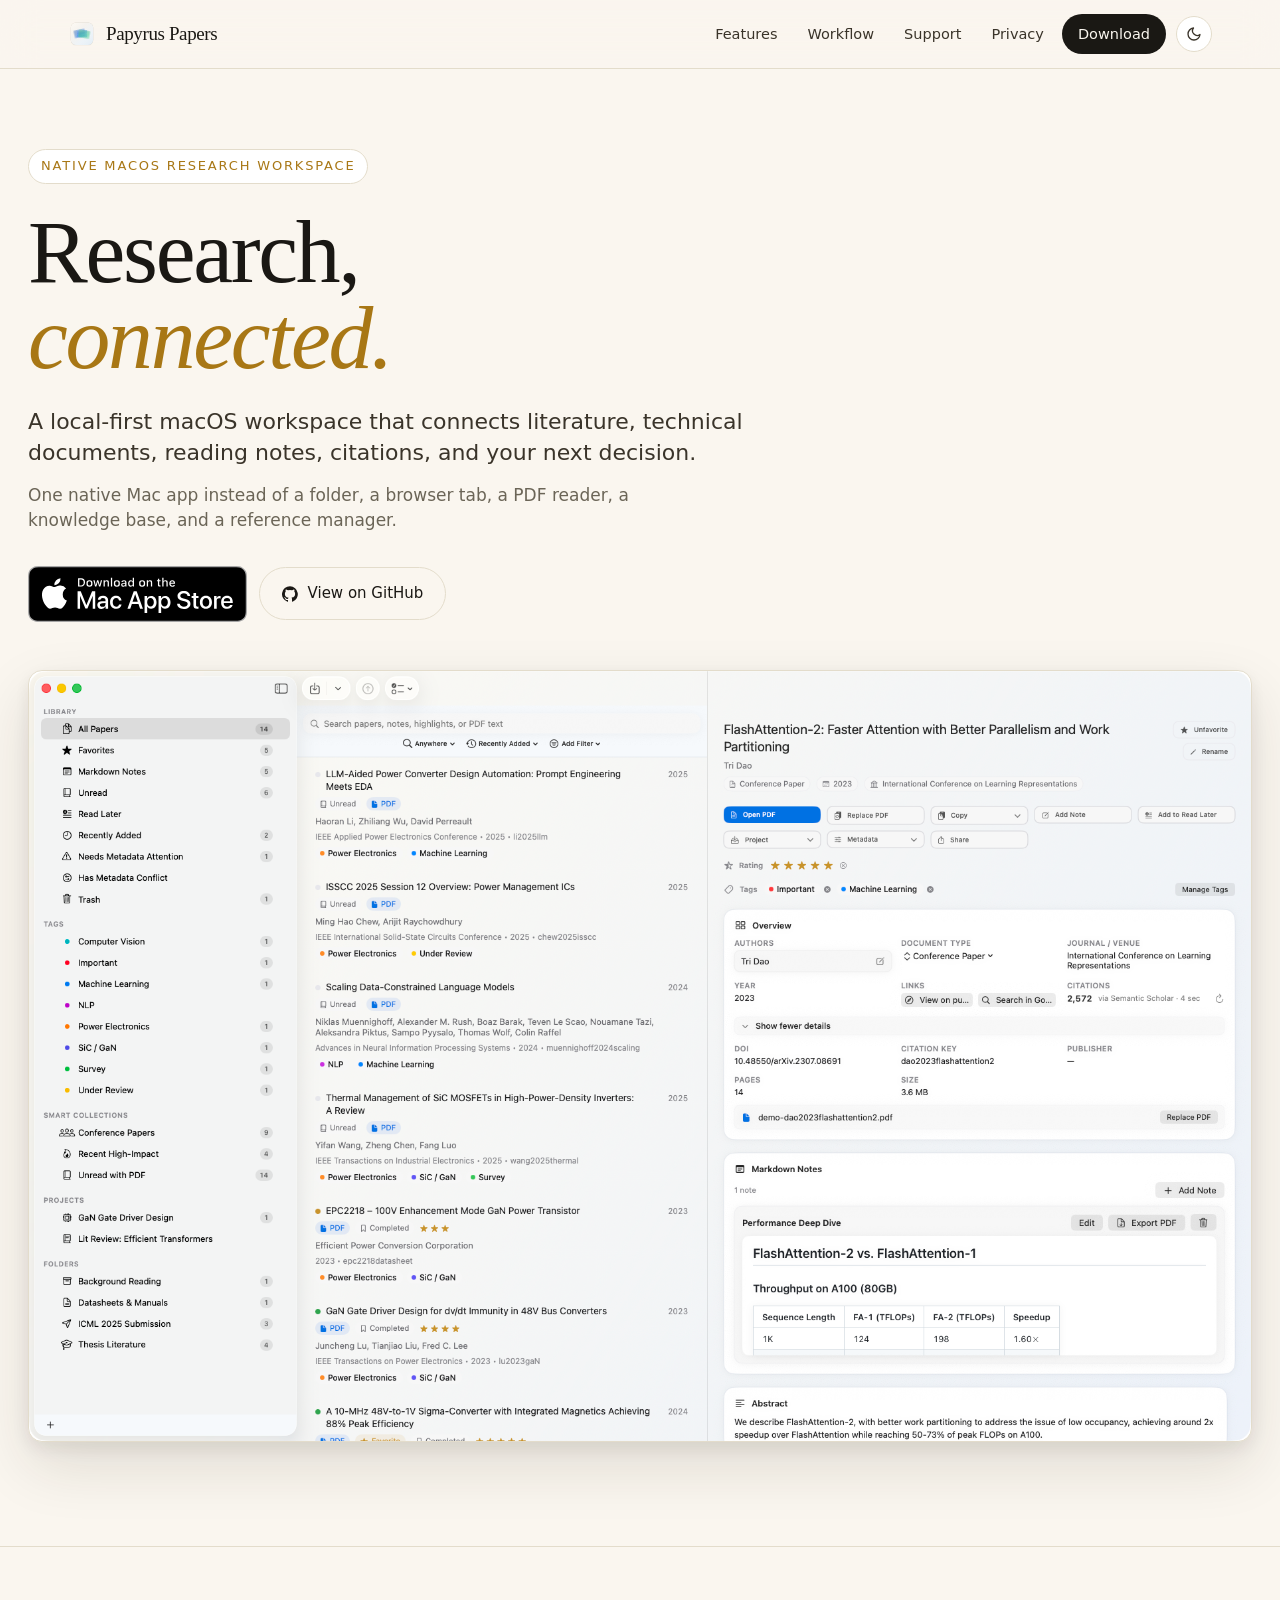
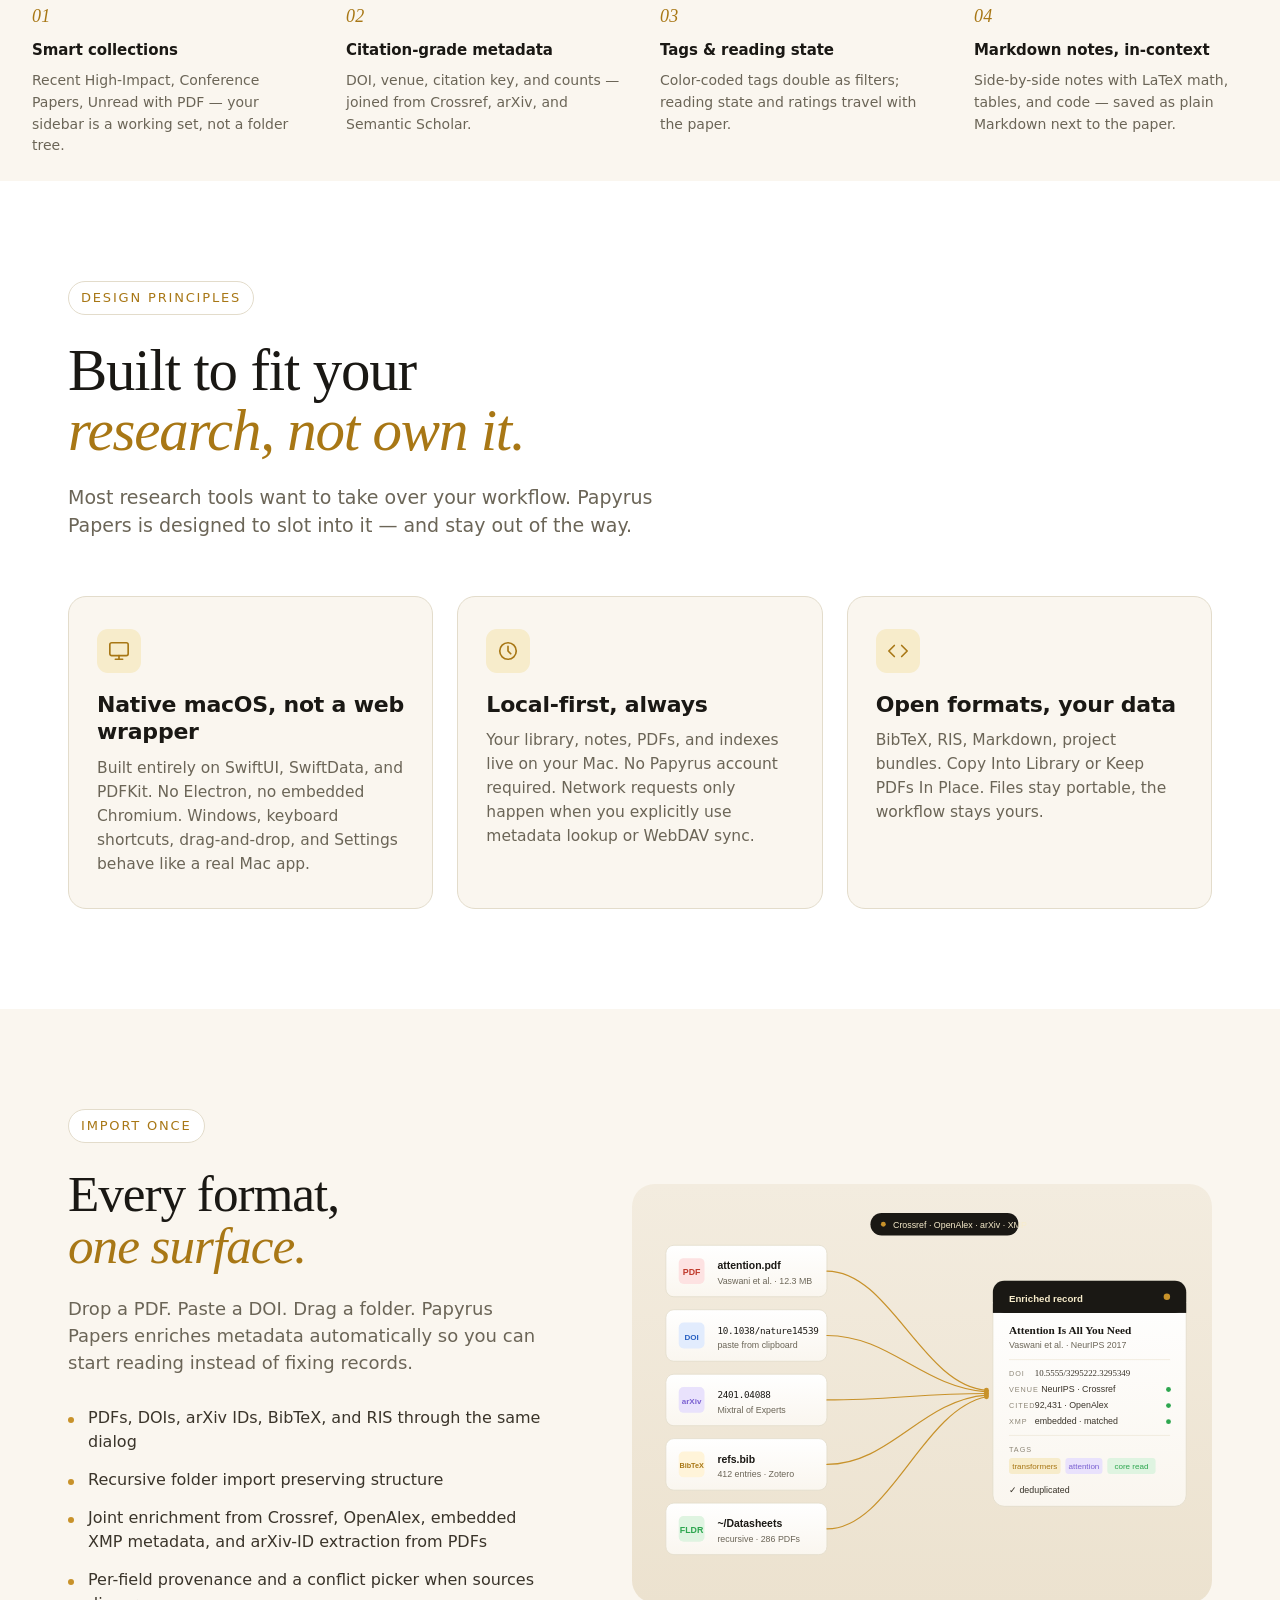
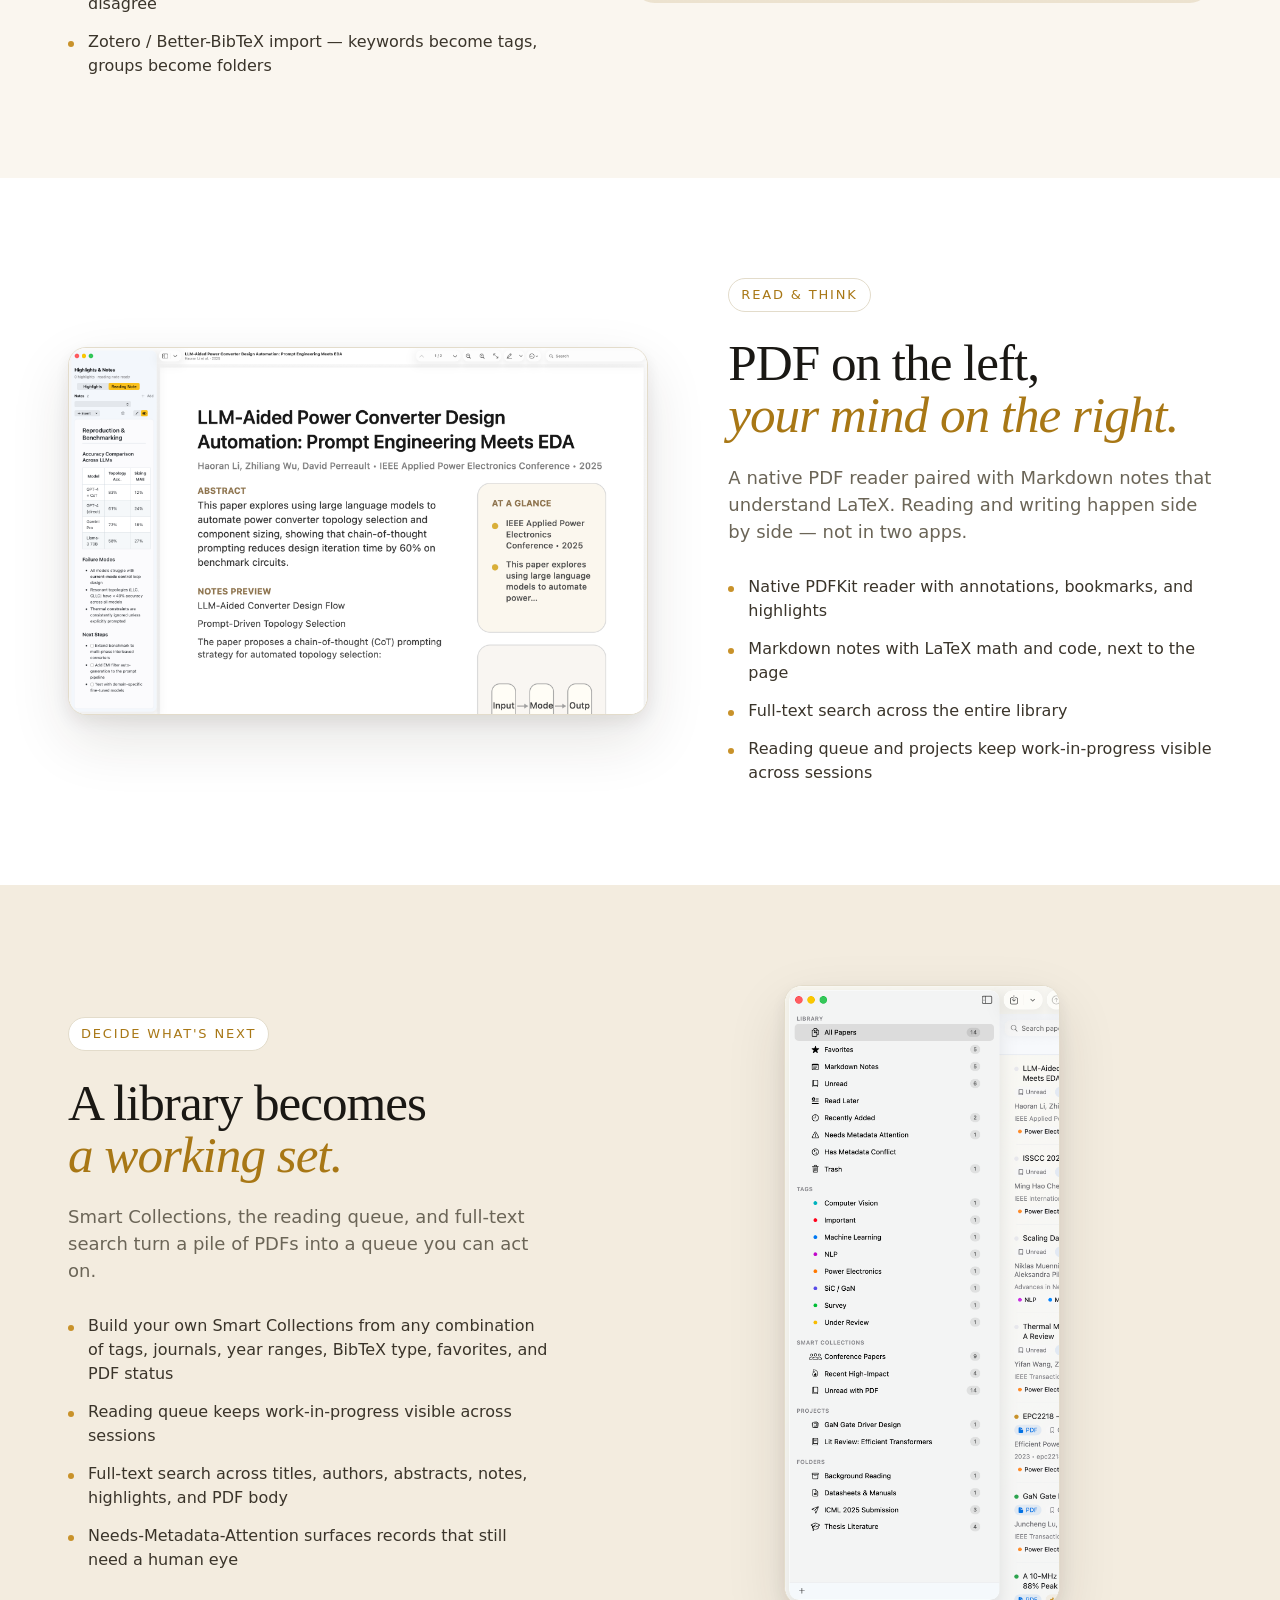
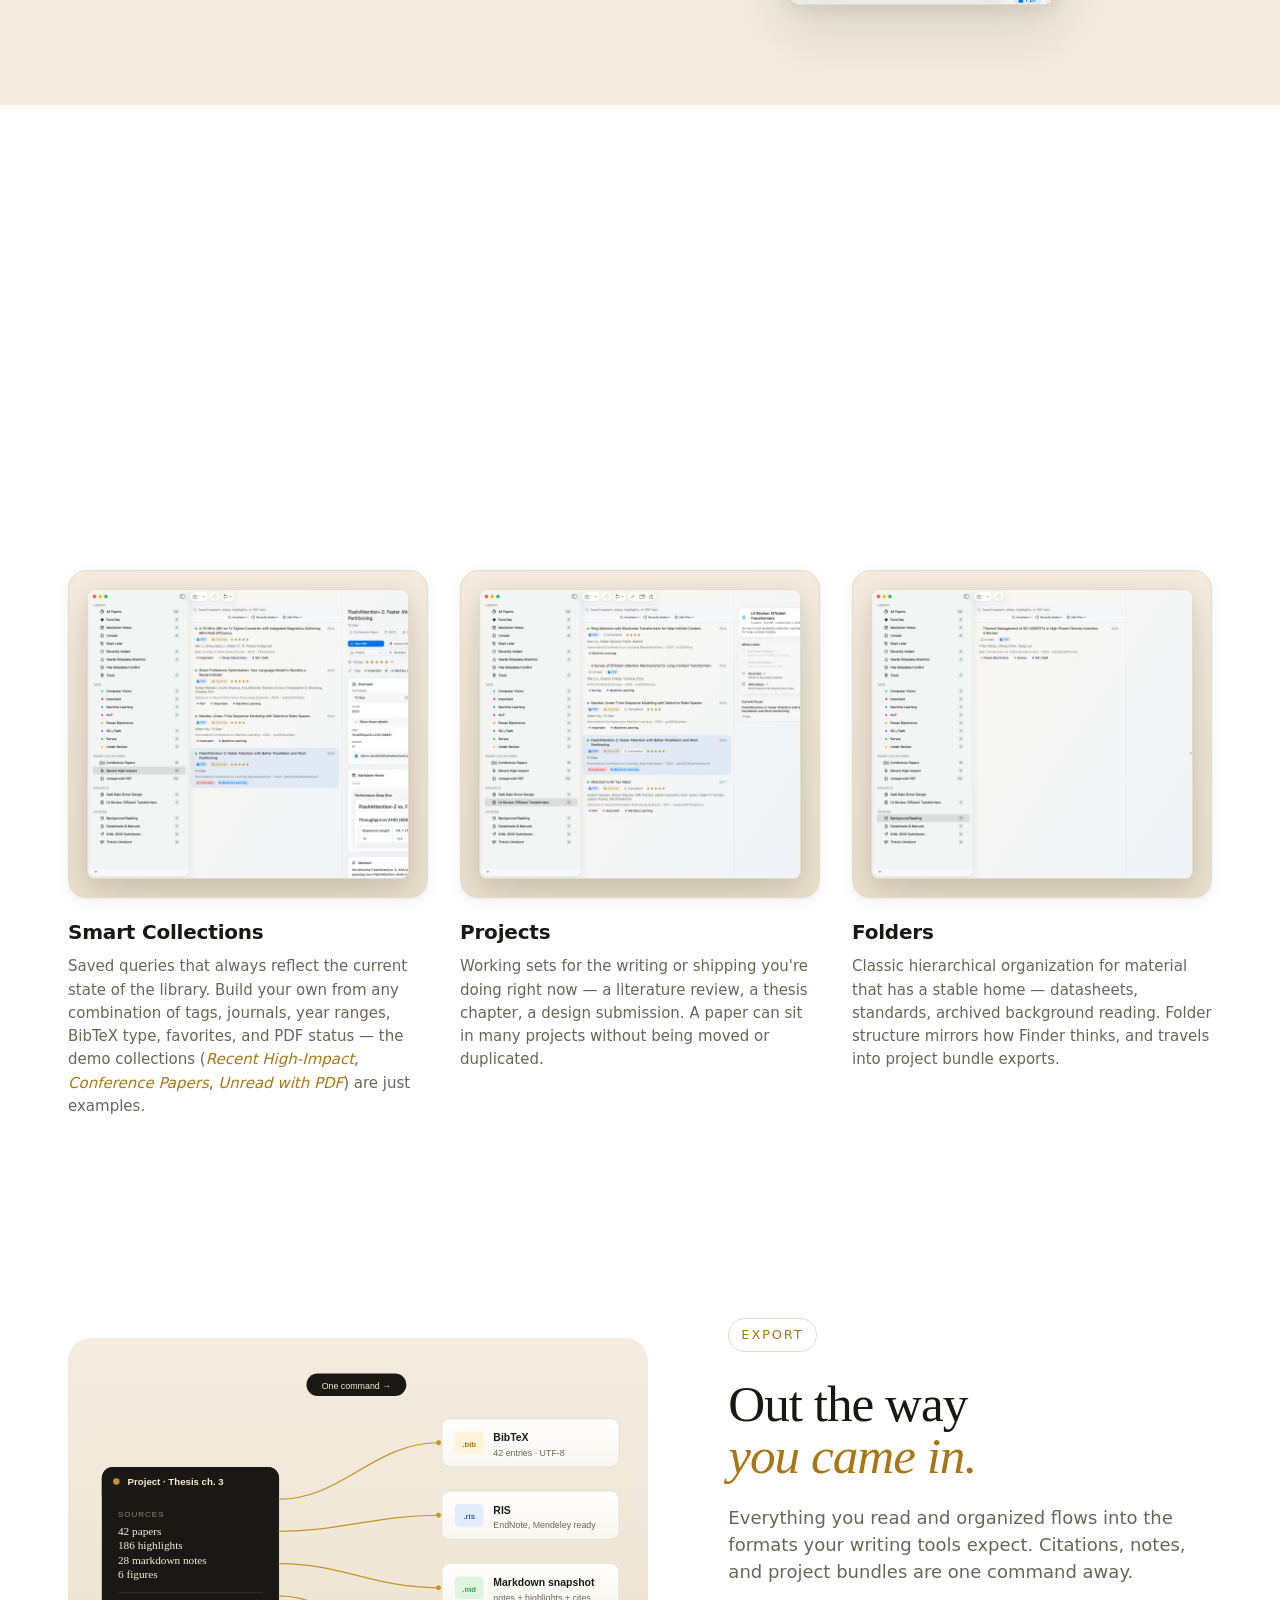
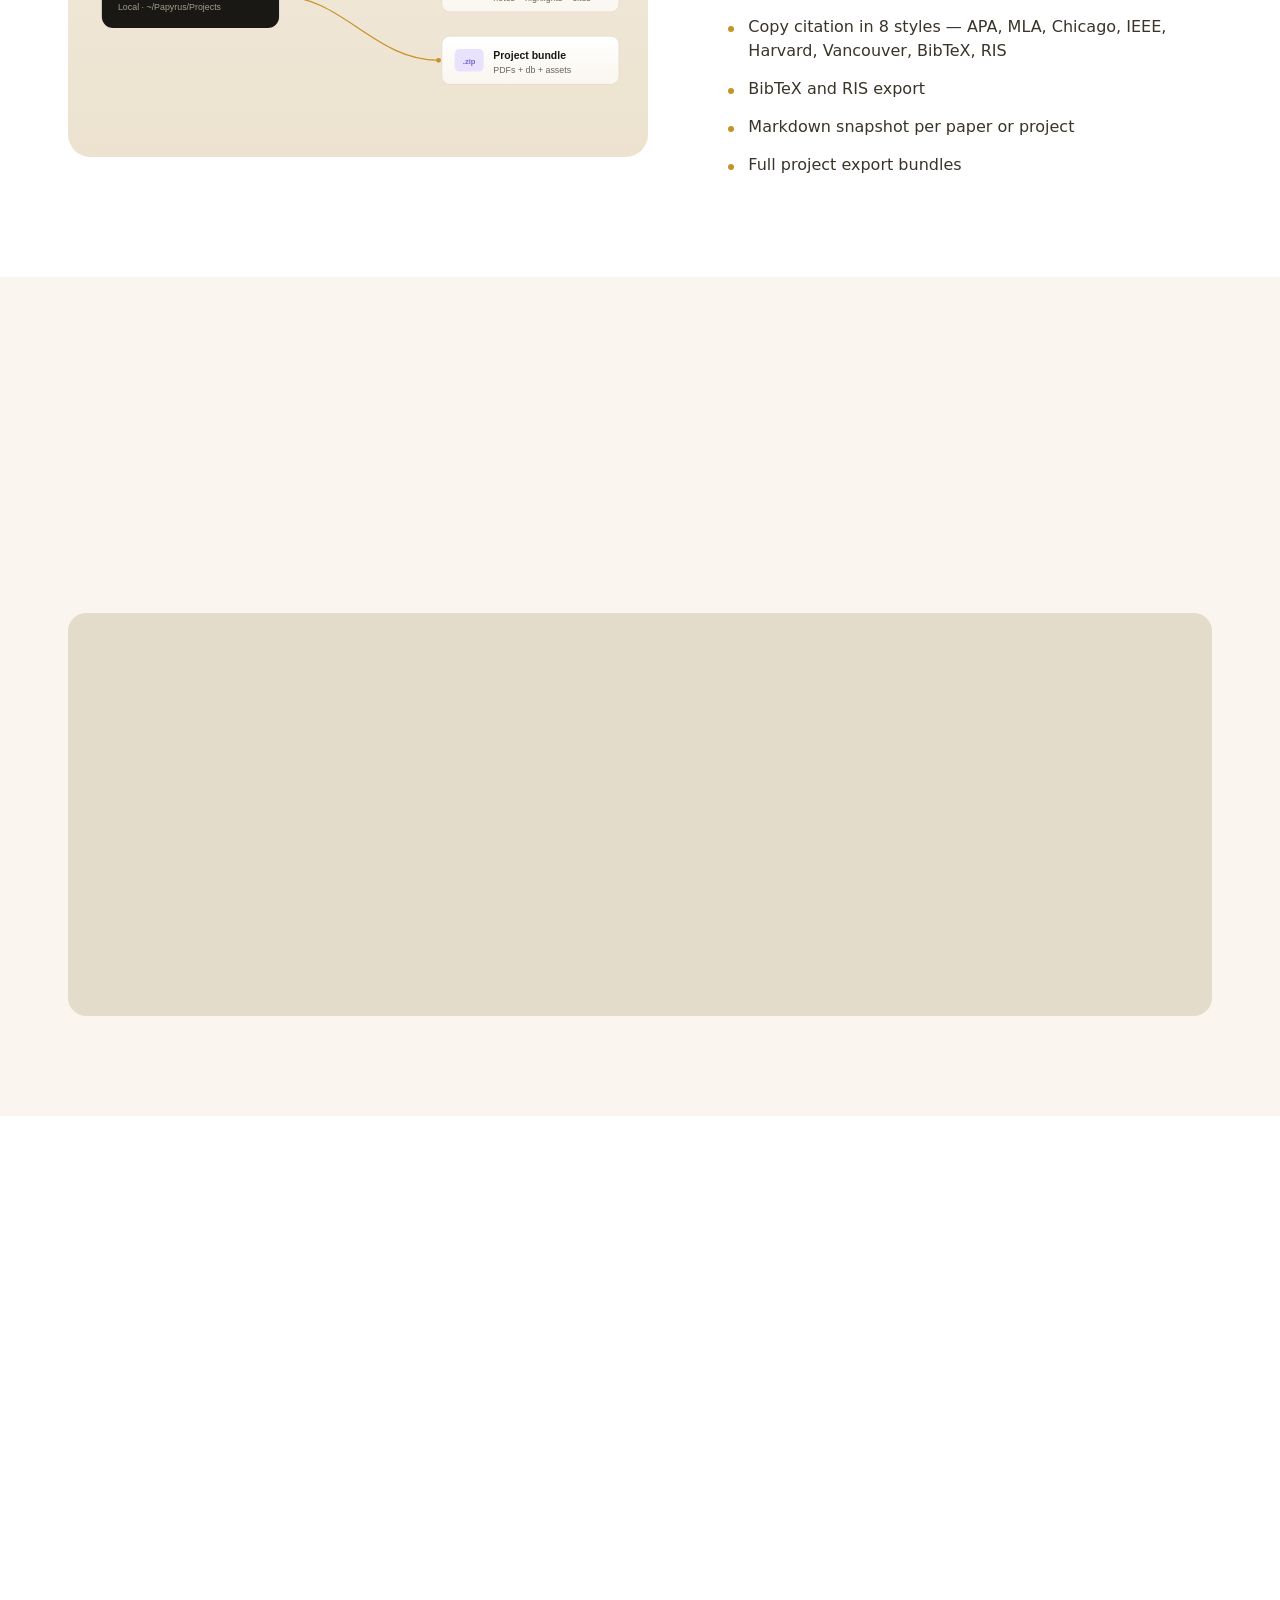
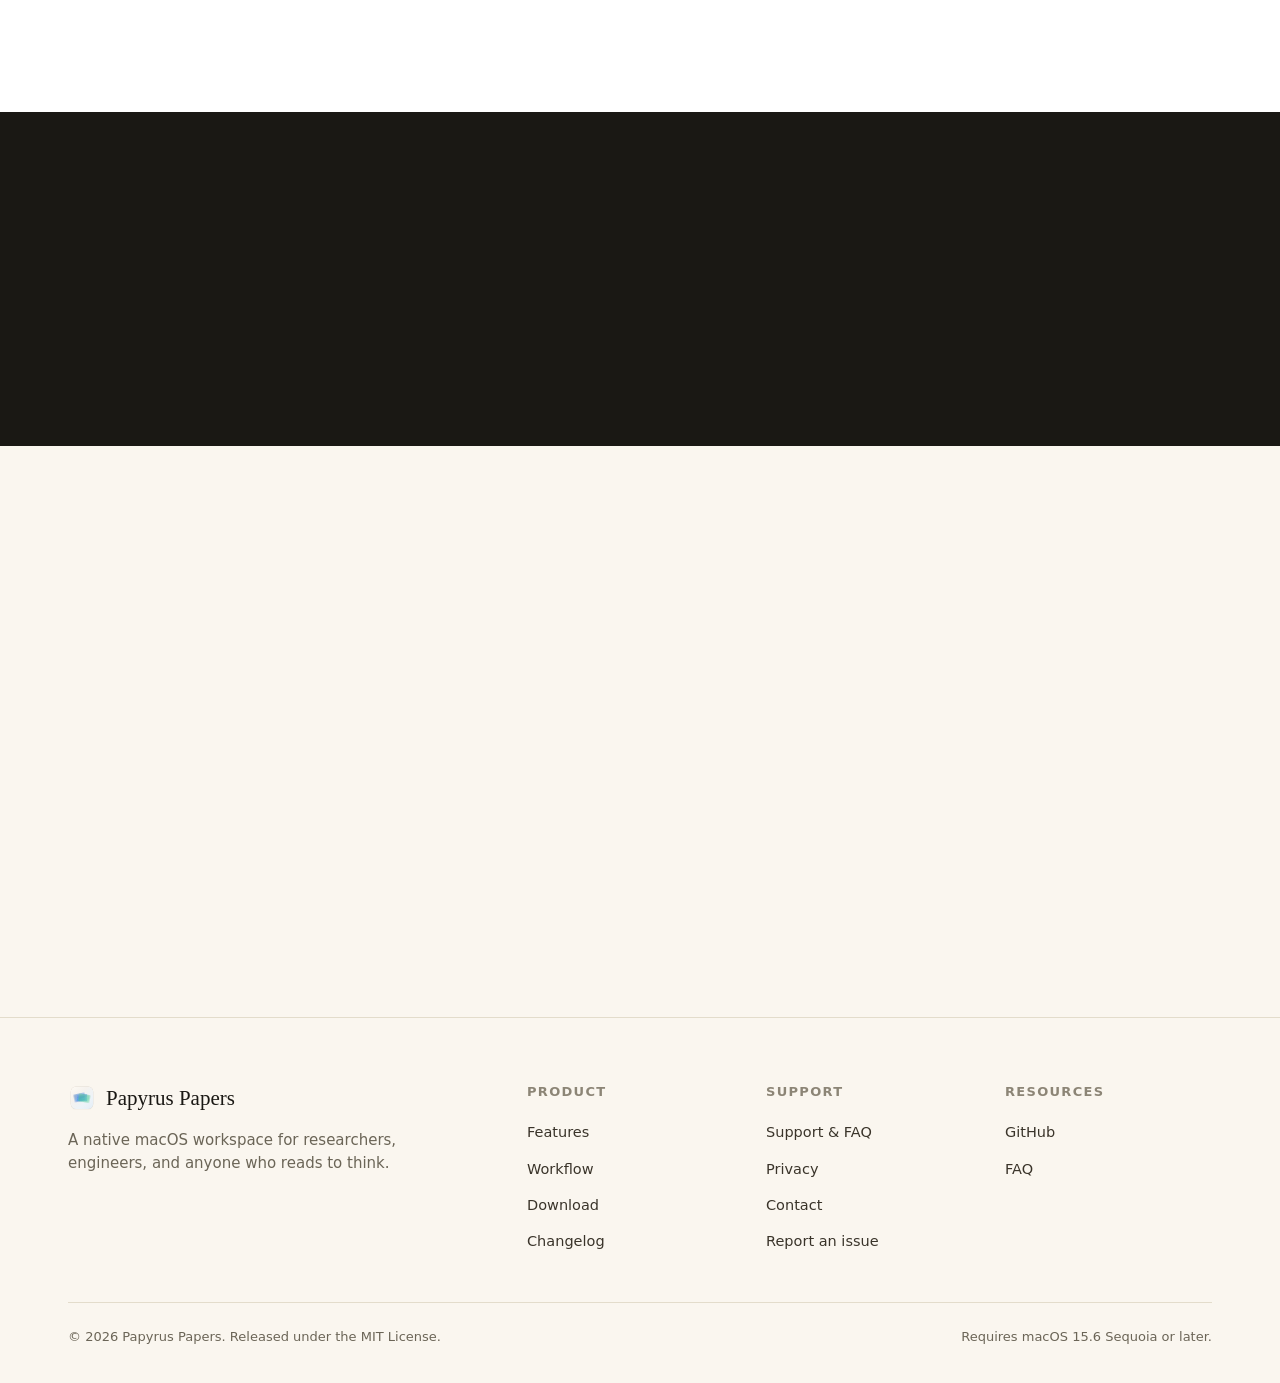
<file: index.html>
<!doctype html>
<html lang="en">
<head>
  <meta charset="utf-8">
  <meta name="viewport" content="width=device-width, initial-scale=1">
  <title>Papyrus Papers — A Native macOS Research Workspace</title>
  <meta name="description" content="A local-first macOS workspace that connects literature, technical documents, reading notes, citations, and your next decision.">
  <meta name="theme-color" content="#faf6ef">
  <meta property="og:title" content="Papyrus Papers — Research, connected.">
  <meta property="og:description" content="One native Mac app instead of a folder, a browser tab, a PDF reader, a knowledge base, and a reference manager.">
  <meta property="og:type" content="website">
  <link rel="icon" href="assets/icon.svg" type="image/svg+xml">
  <link rel="stylesheet" href="assets/styles.css">
</head>
<body>

<script>
  // Apply theme before render to avoid flash
  (function(){
    var t = localStorage.getItem('pp-theme');
    if (t) document.documentElement.setAttribute('data-theme', t);
  })();
</script>

<!-- ============ Nav ============ -->
<nav class="nav">
  <div class="nav__inner">
    <a href="./index.html" class="nav__brand">
      <img src="assets/icon.svg" alt="">
      Papyrus Papers
    </a>
    <ul class="nav__links">
      <li class="hide-mobile"><a href="#features">Features</a></li>
      <li class="hide-mobile"><a href="#workflow">Workflow</a></li>
      <li class="hide-mobile"><a href="support.html">Support</a></li>
      <li class="hide-mobile"><a href="privacy.html">Privacy</a></li>
      <li><a href="download.html" class="nav__download">Download</a></li>
      <li>
        <button class="nav__theme" id="themeToggle" aria-label="Toggle theme">
          <svg class="icon-moon" viewBox="0 0 24 24" fill="none" stroke="currentColor" stroke-width="2" stroke-linecap="round" stroke-linejoin="round"><path d="M21 12.79A9 9 0 1 1 11.21 3 7 7 0 0 0 21 12.79z"/></svg>
          <svg class="icon-sun" viewBox="0 0 24 24" fill="none" stroke="currentColor" stroke-width="2" stroke-linecap="round" stroke-linejoin="round"><circle cx="12" cy="12" r="4"/><path d="M12 2v2M12 20v2M4.93 4.93l1.41 1.41M17.66 17.66l1.41 1.41M2 12h2M20 12h2M4.93 19.07l1.41-1.41M17.66 6.34l1.41-1.41"/></svg>
        </button>
      <li class="nav__hamburger-li">
        <button class="nav__hamburger" id="navHamburger" type="button" aria-label="Open navigation menu" aria-expanded="false" aria-controls="navMobilePanel">
          <svg class="icon-menu" viewBox="0 0 24 24" fill="none" stroke="currentColor" stroke-width="2" stroke-linecap="round"><path d="M4 7h16M4 12h16M4 17h16"/></svg>
          <svg class="icon-close" viewBox="0 0 24 24" fill="none" stroke="currentColor" stroke-width="2" stroke-linecap="round"><path d="M6 6l12 12M18 6L6 18"/></svg>
        </button>
      </li>
    </ul>
  </div>
  <div class="nav__mobile-panel" id="navMobilePanel" hidden></div>
</nav>

<!-- ============ Hero ============ -->
<section class="hero">
  <div class="hero__text">
    <span class="eyebrow hero-a1">Native macOS Research Workspace</span>
    <h1 class="display hero__title hero-a2">Research,<br><em>connected.</em></h1>
    <p class="hero__sub hero-a3">A local-first macOS workspace that connects literature, technical documents, reading notes, citations, and your next decision.</p>
    <p class="hero__sub-tight hero-a3">One native Mac app instead of a folder, a browser tab, a PDF reader, a knowledge base, and a reference manager.</p>
    <div class="hero__actions hero-a4">
      <a href="download.html" class="app-store-badge" aria-label="Download Papyrus Papers on the Mac App Store">
        <img class="app-store-badge__img app-store-badge__img--light" src="assets/app-store-badge-black.svg" alt="">
        <img class="app-store-badge__img app-store-badge__img--dark" src="assets/app-store-badge-white.svg" alt="" aria-hidden="true">
      </a>
      <a href="https://github.com/zendax673/papyrus-release" class="btn btn--outline" target="_blank" rel="noopener">
        <svg viewBox="0 0 24 24" fill="currentColor"><path d="M12 .3a12 12 0 00-3.8 23.38c.6.1.82-.26.82-.58v-2.15c-3.34.73-4.04-1.61-4.04-1.61a3.18 3.18 0 00-1.33-1.76c-1.09-.74.08-.73.08-.73a2.52 2.52 0 011.84 1.24 2.56 2.56 0 003.5 1 2.56 2.56 0 01.76-1.6c-2.67-.3-5.47-1.33-5.47-5.93a4.64 4.64 0 011.24-3.22 4.3 4.3 0 01.12-3.18s1-.32 3.3 1.23a11.38 11.38 0 016 0c2.28-1.55 3.28-1.23 3.28-1.23a4.3 4.3 0 01.12 3.18 4.64 4.64 0 011.24 3.22c0 4.61-2.8 5.63-5.48 5.92a2.87 2.87 0 01.82 2.23v3.29c0 .32.21.69.82.58A12 12 0 0012 .3"/></svg>
        View on GitHub
      </a>
    </div>
  </div>

  <figure class="hero__shot hero-a5">
    <img class="screenshot screenshot--light" src="assets/app-captures/library-window-light.png" alt="Papyrus Papers library window — sidebar with collections, tags, projects, and smart collections; the paper list; and a detail panel with metadata, abstract, and notes">
    <img class="screenshot screenshot--dark" src="assets/app-captures/library-window-dark.png" alt="" aria-hidden="true">
  </figure>
</section>

<!-- ============ Hero callouts strip ============ -->
<section class="callouts">
  <div class="callouts__inner">
    <div class="callout">
      <span class="callout__num">01</span>
      <h3 class="callout__label">Smart collections</h3>
      <p class="callout__desc">Recent High-Impact, Conference Papers, Unread with PDF — your sidebar is a working set, not a folder tree.</p>
    </div>
    <div class="callout">
      <span class="callout__num">02</span>
      <h3 class="callout__label">Citation-grade metadata</h3>
      <p class="callout__desc">DOI, venue, citation key, and counts — joined from Crossref, arXiv, and Semantic Scholar.</p>
    </div>
    <div class="callout">
      <span class="callout__num">03</span>
      <h3 class="callout__label">Tags &amp; reading state</h3>
      <p class="callout__desc">Color-coded tags double as filters; reading state and ratings travel with the paper.</p>
    </div>
    <div class="callout">
      <span class="callout__num">04</span>
      <h3 class="callout__label">Markdown notes, in-context</h3>
      <p class="callout__desc">Side-by-side notes with LaTeX math, tables, and code — saved as plain Markdown next to the paper.</p>
    </div>
  </div>
</section>

<!-- ============ Pillars ============ -->
<section class="section section--white">
  <div class="container">
    <div class="section-header reveal">
      <span class="section-eyebrow">Design principles</span>
      <h2 class="section-title">Built to fit your<br><em>research, not own it.</em></h2>
      <p class="section-desc">Most research tools want to take over your workflow. Papyrus Papers is designed to slot into it — and stay out of the way.</p>
    </div>

    <div class="pillars-grid">
      <div class="pillar reveal">
        <div class="pillar__icon">
          <svg viewBox="0 0 24 24"><rect x="2" y="3" width="20" height="14" rx="2"/><path d="M8 21h8M12 17v4"/></svg>
        </div>
        <h3>Native macOS, not a web wrapper</h3>
        <p>Built entirely on SwiftUI, SwiftData, and PDFKit. No Electron, no embedded Chromium. Windows, keyboard shortcuts, drag-and-drop, and Settings behave like a real Mac app.</p>
      </div>
      <div class="pillar reveal reveal-d1">
        <div class="pillar__icon">
          <svg viewBox="0 0 24 24"><circle cx="12" cy="12" r="9"/><path d="M12 7v5l3 3"/></svg>
        </div>
        <h3>Local-first, always</h3>
        <p>Your library, notes, PDFs, and indexes live on your Mac. No Papyrus account required. Network requests only happen when you explicitly use metadata lookup or WebDAV sync.</p>
      </div>
      <div class="pillar reveal reveal-d2">
        <div class="pillar__icon">
          <svg viewBox="0 0 24 24"><polyline points="16 18 22 12 16 6"/><polyline points="8 6 2 12 8 18"/></svg>
        </div>
        <h3>Open formats, your data</h3>
        <p>BibTeX, RIS, Markdown, project bundles. Copy Into Library or Keep PDFs In Place. Files stay portable, the workflow stays yours.</p>
      </div>
    </div>
  </div>
</section>

<!-- ============ Features ============ -->
<section id="features" class="section section--cream">
  <div class="container">
    <!-- Feature 1 -->
    <div class="feature-row reveal">
      <div class="feature-content">
        <span class="section-eyebrow">Import once</span>
        <h2 class="section-title">Every format,<br><em>one surface.</em></h2>
        <p class="section-desc">Drop a PDF. Paste a DOI. Drag a folder. Papyrus Papers enriches metadata automatically so you can start reading instead of fixing records.</p>
        <div class="feature-bullets">
          <div class="feature-bullet"><span class="feature-bullet__dot"></span><p>PDFs, DOIs, arXiv IDs, BibTeX, and RIS through the same dialog</p></div>
          <div class="feature-bullet"><span class="feature-bullet__dot"></span><p>Recursive folder import preserving structure</p></div>
          <div class="feature-bullet"><span class="feature-bullet__dot"></span><p>Joint enrichment from Crossref, OpenAlex, embedded XMP metadata, and arXiv-ID extraction from PDFs</p></div>
          <div class="feature-bullet"><span class="feature-bullet__dot"></span><p>Per-field provenance and a conflict picker when sources disagree</p></div>
          <div class="feature-bullet"><span class="feature-bullet__dot"></span><p>Zotero / Better-BibTeX import — keywords become tags, groups become folders</p></div>
        </div>
      </div>
      <div class="feature-image reveal reveal-d2">
        <img src="assets/illustrations/import.svg" alt="">
      </div>
    </div>
  </div>
</section>

<section class="section section--white">
  <div class="container">
    <!-- Feature 2 -->
    <div class="feature-row feature-row--rev reveal">
      <div class="feature-content">
        <span class="section-eyebrow">Read &amp; think</span>
        <h2 class="section-title">PDF on the left,<br><em>your mind on the right.</em></h2>
        <p class="section-desc">A native PDF reader paired with Markdown notes that understand LaTeX. Reading and writing happen side by side — not in two apps.</p>
        <div class="feature-bullets">
          <div class="feature-bullet"><span class="feature-bullet__dot"></span><p>Native PDFKit reader with annotations, bookmarks, and highlights</p></div>
          <div class="feature-bullet"><span class="feature-bullet__dot"></span><p>Markdown notes with LaTeX math and code, next to the page</p></div>
          <div class="feature-bullet"><span class="feature-bullet__dot"></span><p>Full-text search across the entire library</p></div>
          <div class="feature-bullet"><span class="feature-bullet__dot"></span><p>Reading queue and projects keep work-in-progress visible across sessions</p></div>
        </div>
      </div>
      <div class="feature-image reveal reveal-d2">
        <img class="screenshot screenshot--light" src="assets/app-captures/reader-window-light.png" alt="Papyrus Papers reader window — a PDF on the left with highlights, and Markdown notes on the right with math, tables, and code">
        <img class="screenshot screenshot--dark" src="assets/app-captures/reader-window-dark.png" alt="" aria-hidden="true">
      </div>
    </div>
  </div>
</section>

<section class="section section--cream-mid">
  <div class="container">
    <!-- Feature 3 -->
    <div class="feature-row reveal">
      <div class="feature-content">
        <span class="section-eyebrow">Decide what's next</span>
        <h2 class="section-title">A library becomes<br><em>a working set.</em></h2>
        <p class="section-desc">Smart Collections, the reading queue, and full-text search turn a pile of PDFs into a queue you can act on.</p>
        <div class="feature-bullets">
          <div class="feature-bullet"><span class="feature-bullet__dot"></span><p>Build your own Smart Collections from any combination of tags, journals, year ranges, BibTeX type, favorites, and PDF status</p></div>
          <div class="feature-bullet"><span class="feature-bullet__dot"></span><p>Reading queue keeps work-in-progress visible across sessions</p></div>
          <div class="feature-bullet"><span class="feature-bullet__dot"></span><p>Full-text search across titles, authors, abstracts, notes, highlights, and PDF body</p></div>
          <div class="feature-bullet"><span class="feature-bullet__dot"></span><p>Needs-Metadata-Attention surfaces records that still need a human eye</p></div>
        </div>
      </div>
      <div class="feature-image reveal reveal-d2">
        <img class="screenshot screenshot--light screenshot--portrait" src="assets/app-captures/library-sidebar-light.png" alt="Papyrus Papers library sidebar in close-up — Smart Collections (Recent High-Impact, Conference Papers, Unread with PDF), reading queue, projects, and folders">
        <img class="screenshot screenshot--dark screenshot--portrait" src="assets/app-captures/library-sidebar-dark.png" alt="" aria-hidden="true">
      </div>
    </div>
  </div>
</section>

<!-- ============ Three ways to organize (real screenshots) ============ -->
<section class="section section--white">
  <div class="container">
    <div class="section-header reveal" style="text-align: center; margin-left: auto; margin-right: auto;">
      <span class="section-eyebrow">Three shapes for one library</span>
      <h2 class="section-title" style="margin-top: 16px;">Smart Collections, Projects,<br><em>and Folders.</em></h2>
      <p class="section-desc" style="margin: 18px auto 0; max-width: 680px;">Three different shapes for how research naturally clusters — saved queries that update themselves, working sets that span the library, and a hierarchy for the things that have a stable home. Use one. Use all three.</p>
    </div>

    <div class="organization-grid">
      <div class="org-card reveal">
        <div class="org-card__image">
          <img class="screenshot screenshot--light" src="assets/app-captures/library-window-smart-light.png" alt="Papyrus Papers with the 'Recent High-Impact' Smart Collection selected — the paper list filters down to favorites from the last three years">
          <img class="screenshot screenshot--dark" src="assets/app-captures/library-window-smart-dark.png" alt="" aria-hidden="true">
        </div>
        <div class="org-card__text">
          <h3>Smart Collections</h3>
          <p>Saved queries that always reflect the current state of the library. Build your own from any combination of tags, journals, year ranges, BibTeX type, favorites, and PDF status — the demo collections (<em>Recent High-Impact</em>, <em>Conference Papers</em>, <em>Unread with PDF</em>) are just examples.</p>
        </div>
      </div>

      <div class="org-card reveal reveal-d1">
        <div class="org-card__image">
          <img class="screenshot screenshot--light" src="assets/app-captures/library-window-project-light.png" alt="Papyrus Papers with the 'Lit Review: Efficient Transformers' Project selected — papers grouped under one working set">
          <img class="screenshot screenshot--dark" src="assets/app-captures/library-window-project-dark.png" alt="" aria-hidden="true">
        </div>
        <div class="org-card__text">
          <h3>Projects</h3>
          <p>Working sets for the writing or shipping you're doing right now — a literature review, a thesis chapter, a design submission. A paper can sit in many projects without being moved or duplicated.</p>
        </div>
      </div>

      <div class="org-card reveal reveal-d2">
        <div class="org-card__image">
          <img class="screenshot screenshot--light" src="assets/app-captures/library-window-folder-light.png" alt="Papyrus Papers with the 'Background Reading' Folder selected — classic hierarchical organization in the paper list">
          <img class="screenshot screenshot--dark" src="assets/app-captures/library-window-folder-dark.png" alt="" aria-hidden="true">
        </div>
        <div class="org-card__text">
          <h3>Folders</h3>
          <p>Classic hierarchical organization for material that has a stable home — datasheets, standards, archived background reading. Folder structure mirrors how Finder thinks, and travels into project bundle exports.</p>
        </div>
      </div>
    </div>
  </div>
</section>

<section class="section section--white">
  <div class="container">
    <!-- Feature 4 -->
    <div class="feature-row feature-row--rev reveal">
      <div class="feature-content">
        <span class="section-eyebrow">Export</span>
        <h2 class="section-title">Out the way<br><em>you came in.</em></h2>
        <p class="section-desc">Everything you read and organized flows into the formats your writing tools expect. Citations, notes, and project bundles are one command away.</p>
        <div class="feature-bullets">
          <div class="feature-bullet"><span class="feature-bullet__dot"></span><p>Copy citation in 8 styles — APA, MLA, Chicago, IEEE, Harvard, Vancouver, BibTeX, RIS</p></div>
          <div class="feature-bullet"><span class="feature-bullet__dot"></span><p>BibTeX and RIS export</p></div>
          <div class="feature-bullet"><span class="feature-bullet__dot"></span><p>Markdown snapshot per paper or project</p></div>
          <div class="feature-bullet"><span class="feature-bullet__dot"></span><p>Full project export bundles</p></div>
        </div>
      </div>
      <div class="feature-image reveal reveal-d2">
        <img src="assets/illustrations/export.svg" alt="">
      </div>
    </div>
  </div>
</section>

<!-- ============ Workflow ============ -->
<section id="workflow" class="section section--cream">
  <div class="container">
    <div class="section-header reveal">
      <span class="section-eyebrow">A real workflow</span>
      <h2 class="section-title">Import, read, decide<br><em>— one loop, one app.</em></h2>
    </div>
    <div class="workflow-steps">
      <div class="workflow-step reveal"><div class="workflow-step__num">Step 01</div><h3>Import</h3><p>Drop PDFs, paste a DOI or arXiv ID, drag a folder, or paste BibTeX/RIS.</p></div>
      <div class="workflow-step reveal reveal-d1"><div class="workflow-step__num">Step 02</div><h3>Read</h3><p>Open in the native reader; highlight, underline, draw, comment.</p></div>
      <div class="workflow-step reveal reveal-d2"><div class="workflow-step__num">Step 03</div><h3>Note</h3><p>Write Markdown next to the page with math, code, and image embeds.</p></div>
      <div class="workflow-step reveal"><div class="workflow-step__num">Step 04</div><h3>Organize</h3><p>Tags, folders, projects, smart collections, and a reading queue.</p></div>
      <div class="workflow-step reveal reveal-d1"><div class="workflow-step__num">Step 05</div><h3>Search</h3><p>Full-text across titles, authors, abstracts, notes, highlights, and PDF body.</p></div>
      <div class="workflow-step reveal reveal-d2"><div class="workflow-step__num">Step 06</div><h3>Export</h3><p>Citation, BibTeX/RIS, Markdown, or full project bundle — one command.</p></div>
    </div>
  </div>
</section>

<!-- ============ Audience ============ -->
<section class="section section--white">
  <div class="container">
    <div class="section-header reveal">
      <span class="section-eyebrow">Who it's for</span>
      <h2 class="section-title">For anyone who reads<br><em>for a living.</em></h2>
    </div>
    <div class="audience-grid">
      <div class="audience-card reveal"><h4>Academic research</h4><p>Literature reading, lit review, proposals, and paper writing.</p></div>
      <div class="audience-card reveal reveal-d1"><h4>Engineering R&amp;D</h4><p>Datasheets, manuals, reference designs, standards, and design reviews.</p></div>
      <div class="audience-card reveal reveal-d2"><h4>Cross-disciplinary</h4><p>Papers, technical reports, lab material, and notes side by side.</p></div>
      <div class="audience-card reveal reveal-d3"><h4>Independent scholars</h4><p>Anyone who reads a lot but doesn't want their workflow tied to a web product.</p></div>
    </div>
  </div>
</section>

<!-- ============ Spec strip ============ -->
<section class="section section--ink">
  <div class="container">
    <div class="spec-strip">
      <div class="spec-item reveal"><div class="spec-num">100<em>%</em></div><div class="spec-label">Local-first.<br>Your library lives on your Mac.</div></div>
      <div class="spec-item reveal reveal-d1"><div class="spec-num">0</div><div class="spec-label">Analytics, telemetry,<br>or third-party SDKs.</div></div>
      <div class="spec-item reveal reveal-d2"><div class="spec-num">15.6<em>+</em></div><div class="spec-label">macOS Sequoia or later.<br>Apple Silicon and Intel.</div></div>
      <div class="spec-item reveal reveal-d3"><div class="spec-num">7</div><div class="spec-label">Rolling local backups.<br>Auto and manual snapshots.</div></div>
    </div>
  </div>
</section>

<!-- ============ CTA ============ -->
<section class="section section--cream">
  <div class="container">
    <div class="section-header reveal">
      <span class="section-eyebrow">Available on the Mac App Store</span>
      <h2 class="section-title">Bring your reading<br><em>back together.</em></h2>
      <p class="section-desc">A one-time purchase. No account. No subscription. Your library stays yours.</p>
    </div>
    <div class="cta-actions reveal reveal-d1">
      <a href="download.html" class="app-store-badge" aria-label="Download Papyrus Papers on the Mac App Store">
        <img class="app-store-badge__img app-store-badge__img--light" src="assets/app-store-badge-black.svg" alt="">
        <img class="app-store-badge__img app-store-badge__img--dark" src="assets/app-store-badge-white.svg" alt="" aria-hidden="true">
      </a>
      <a href="https://github.com/zendax673/papyrus-release" class="btn btn--outline" target="_blank" rel="noopener">View on GitHub</a>
    </div>
  </div>
</section>

<!-- ============ Footer ============ -->
<footer class="footer">
  <div class="footer__inner">
    <div class="footer__top">
      <div>
        <div class="footer__brand"><img src="assets/icon.svg" alt="">Papyrus Papers</div>
        <p class="footer__tagline">A native macOS workspace for researchers, engineers, and anyone who reads to think.</p>
      </div>
      <div class="footer__links">
        <div class="footer__col">
          <h4>Product</h4>
          <ul>
            <li><a href="#features">Features</a></li>
            <li><a href="#workflow">Workflow</a></li>
            <li><a href="download.html">Download</a></li>
            <li><a href="https://github.com/zendax673/papyrus-release/blob/main/CHANGELOG.md" target="_blank" rel="noopener">Changelog</a></li>
          </ul>
        </div>
        <div class="footer__col">
          <h4>Support</h4>
          <ul>
            <li><a href="support.html">Support &amp; FAQ</a></li>
            <li><a href="privacy.html">Privacy</a></li>
            <li><a href="mailto:zdfu189@gmail.com">Contact</a></li>
            <li><a href="https://github.com/zendax673/papyrus-release/issues" target="_blank" rel="noopener">Report an issue</a></li>
          </ul>
        </div>
        <div class="footer__col">
          <h4>Resources</h4>
          <ul>
            <li><a href="https://github.com/zendax673/papyrus-release" target="_blank" rel="noopener">GitHub</a></li>
            <li><a href="https://github.com/zendax673/papyrus-release/blob/main/FAQ.md" target="_blank" rel="noopener">FAQ</a></li>
          </ul>
        </div>
      </div>
    </div>
    <div class="footer__bottom">
      <p class="footer__copy">© 2026 Papyrus Papers. Released under the MIT License.</p>
      <p class="footer__req">Requires macOS 15.6 Sequoia or later.</p>
    </div>
  </div>
</footer>

<!-- ============ Tweaks ============ -->
<div class="tweaks-panel" id="tweaksPanel">
  <div class="tweaks-panel__title"><span>Tweaks</span><button class="tweaks-panel__close" id="tweaksClose" aria-label="Close">×</button></div>
  <div class="tweaks-row">
    <span class="tweaks-row__label">Theme</span>
    <div class="tweaks-seg" id="themeSeg">
      <button data-theme="light">Light</button>
      <button data-theme="dark">Dark</button>
      <button data-theme="system">System</button>
    </div>
  </div>
</div>

<script>
(function(){
  // Theme
  var root = document.documentElement;
  function applyTheme(t){
    if (t === 'system') {
      root.removeAttribute('data-theme');
      localStorage.removeItem('pp-theme');
      var prefers = window.matchMedia('(prefers-color-scheme: dark)').matches ? 'dark' : 'light';
      root.setAttribute('data-theme', prefers);
      localStorage.setItem('pp-theme-mode', 'system');
    } else {
      root.setAttribute('data-theme', t);
      localStorage.setItem('pp-theme', t);
      localStorage.setItem('pp-theme-mode', t);
    }
    syncThemeUI();
  }
  function syncThemeUI(){
    var mode = localStorage.getItem('pp-theme-mode') || (root.getAttribute('data-theme') || 'light');
    document.querySelectorAll('#themeSeg button').forEach(function(b){
      b.classList.toggle('is-active', b.dataset.theme === mode);
    });
  }
  document.getElementById('themeToggle').addEventListener('click', function(){
    // Resolve the theme that's actually rendering right now. If the user
    // hasn't picked one yet, data-theme is null and CSS is following the
    // OS via prefers-color-scheme — we have to read that media query,
    // otherwise the first click on a dark-OS device reads `null !==
    // 'dark'`, sets dark again, and the user has to click twice to flip
    // to light. Once we know the effective theme, flip it.
    var explicit = root.getAttribute('data-theme');
    var effective = explicit
      || (window.matchMedia('(prefers-color-scheme: dark)').matches ? 'dark' : 'light');
    applyTheme(effective === 'dark' ? 'light' : 'dark');
  });
  var seg = document.getElementById('themeSeg');
  if (seg) seg.addEventListener('click', function(e){
    var b = e.target.closest('button[data-theme]'); if (!b) return;
    applyTheme(b.dataset.theme);
  });
  syncThemeUI();

  // Reveal
  if ('IntersectionObserver' in window) {
    var io = new IntersectionObserver(function(entries){
      entries.forEach(function(e){ if (e.isIntersecting){ e.target.classList.add('is-visible'); io.unobserve(e.target); } });
    }, { threshold: 0.08, rootMargin: '0px 0px -32px 0px' });
    document.querySelectorAll('.reveal').forEach(function(el){ io.observe(el); });
  } else {
    document.querySelectorAll('.reveal').forEach(function(el){ el.classList.add('is-visible'); });
  }

  // Screenshot lightbox: each .screenshot lives in a .hero__shot /
  // .feature-image / .org-card__image container. We inject a small zoom
  // trigger (top-right) that opens the currently-visible variant in a
  // full-screen modal. Click outside, the close button, or Escape to dismiss.
  var lightbox = document.createElement('div');
  lightbox.className = 'screenshot-lightbox';
  lightbox.setAttribute('aria-hidden', 'true');
  lightbox.innerHTML =
    '<button class="screenshot-lightbox__close" aria-label="Close enlarged screenshot">' +
      '<svg viewBox="0 0 24 24" fill="none" stroke="currentColor" stroke-width="2" stroke-linecap="round" stroke-linejoin="round"><path d="M18 6L6 18M6 6l12 12"/></svg>' +
    '</button>' +
    '<figure class="screenshot-lightbox__figure">' +
      '<img alt="">' +
      '<figcaption class="screenshot-lightbox__caption" hidden></figcaption>' +
    '</figure>';
  document.body.appendChild(lightbox);

  var lbImg = lightbox.querySelector('img');
  var lbCaption = lightbox.querySelector('.screenshot-lightbox__caption');
  var lbClose = lightbox.querySelector('.screenshot-lightbox__close');
  var lastTrigger = null;

  function openLightbox(src, alt, trigger){
    lbImg.src = src;
    lbImg.alt = alt || '';
    if (alt && alt.trim()) {
      lbCaption.textContent = alt;
      lbCaption.hidden = false;
    } else {
      lbCaption.hidden = true;
    }
    lightbox.classList.add('is-open');
    lightbox.setAttribute('aria-hidden', 'false');
    document.body.style.overflow = 'hidden';
    lastTrigger = trigger;
    setTimeout(function(){ lbClose.focus(); }, 50);
  }
  function closeLightbox(){
    if (!lightbox.classList.contains('is-open')) return;
    lightbox.classList.remove('is-open');
    lightbox.setAttribute('aria-hidden', 'true');
    document.body.style.overflow = '';
    if (lastTrigger) lastTrigger.focus();
  }
  lbClose.addEventListener('click', closeLightbox);
  lightbox.addEventListener('click', function(e){
    if (e.target === lightbox || e.target.classList.contains('screenshot-lightbox__figure')) closeLightbox();
  });
  document.addEventListener('keydown', function(e){
    if (e.key === 'Escape') closeLightbox();
  });

  var zoomSVG =
    '<svg viewBox="0 0 24 24" fill="none" stroke="currentColor" stroke-width="2" stroke-linecap="round" stroke-linejoin="round" aria-hidden="true">' +
      '<circle cx="11" cy="11" r="7"/><path d="M21 21l-4.3-4.3M11 8v6M8 11h6"/>' +
    '</svg>';

  document.querySelectorAll('.hero__shot, .feature-image, .org-card__image').forEach(function(host){
    if (!host.querySelector('.screenshot')) return;
    host.classList.add('screenshot-zoom-host');
    var trigger = document.createElement('button');
    trigger.type = 'button';
    trigger.className = 'screenshot-zoom-trigger';
    trigger.setAttribute('aria-label', 'Enlarge screenshot');
    trigger.innerHTML = zoomSVG;
    host.appendChild(trigger);

    trigger.addEventListener('click', function(){
      // Prefer the currently visible variant (light or dark via the theme
      // CSS rules). Fall back to the first .screenshot if neither is laid
      // out (shouldn't happen, but safe).
      var visible = Array.prototype.find.call(
        host.querySelectorAll('.screenshot'),
        function(img){ return img.offsetParent !== null; }
      ) || host.querySelector('.screenshot');
      if (visible) openLightbox(visible.currentSrc || visible.src, visible.alt, trigger);
    });
  });

  // Tweaks edit-mode protocol
  var panel = document.getElementById('tweaksPanel');
  window.addEventListener('message', function(e){
    if (!e.data || !e.data.type) return;
    if (e.data.type === '__activate_edit_mode')   panel.classList.add('is-open');
    if (e.data.type === '__deactivate_edit_mode') panel.classList.remove('is-open');
  });
  document.getElementById('tweaksClose').addEventListener('click', function(){
    panel.classList.remove('is-open');
    window.parent.postMessage({type:'__edit_mode_dismissed'}, '*');
  });
  window.parent.postMessage({type:'__edit_mode_available'}, '*');
  // __papyrusMobileNavInit

  // Mobile nav hamburger: clone .hide-mobile links into the panel and toggle
  (function(){
    var nav = document.querySelector('.nav');
    var btn = document.getElementById('navHamburger');
    var panel = document.getElementById('navMobilePanel');
    if (!nav || !btn || !panel) return;
    // Populate panel from existing nav__links .hide-mobile items so links
    // stay in one place (no duplicate hardcoding per page).
    document.querySelectorAll('.nav__links .hide-mobile a').forEach(function(a){
      panel.appendChild(a.cloneNode(true));
    });
    function close(){
      nav.classList.remove('is-menu-open');
      panel.hidden = true;
      btn.setAttribute('aria-expanded','false');
    }
    btn.addEventListener('click', function(){
      var open = nav.classList.toggle('is-menu-open');
      panel.hidden = !open;
      btn.setAttribute('aria-expanded', open ? 'true' : 'false');
    });
    panel.addEventListener('click', function(e){ if (e.target.tagName === 'A') close(); });
    document.addEventListener('keydown', function(e){ if (e.key === 'Escape') close(); });
    // Close if viewport grows past mobile breakpoint while menu is open.
    window.matchMedia('(min-width: 721px)').addEventListener('change', function(e){
      if (e.matches) close();
    });
  })();

})();
</script>

</body>
</html>
</file>
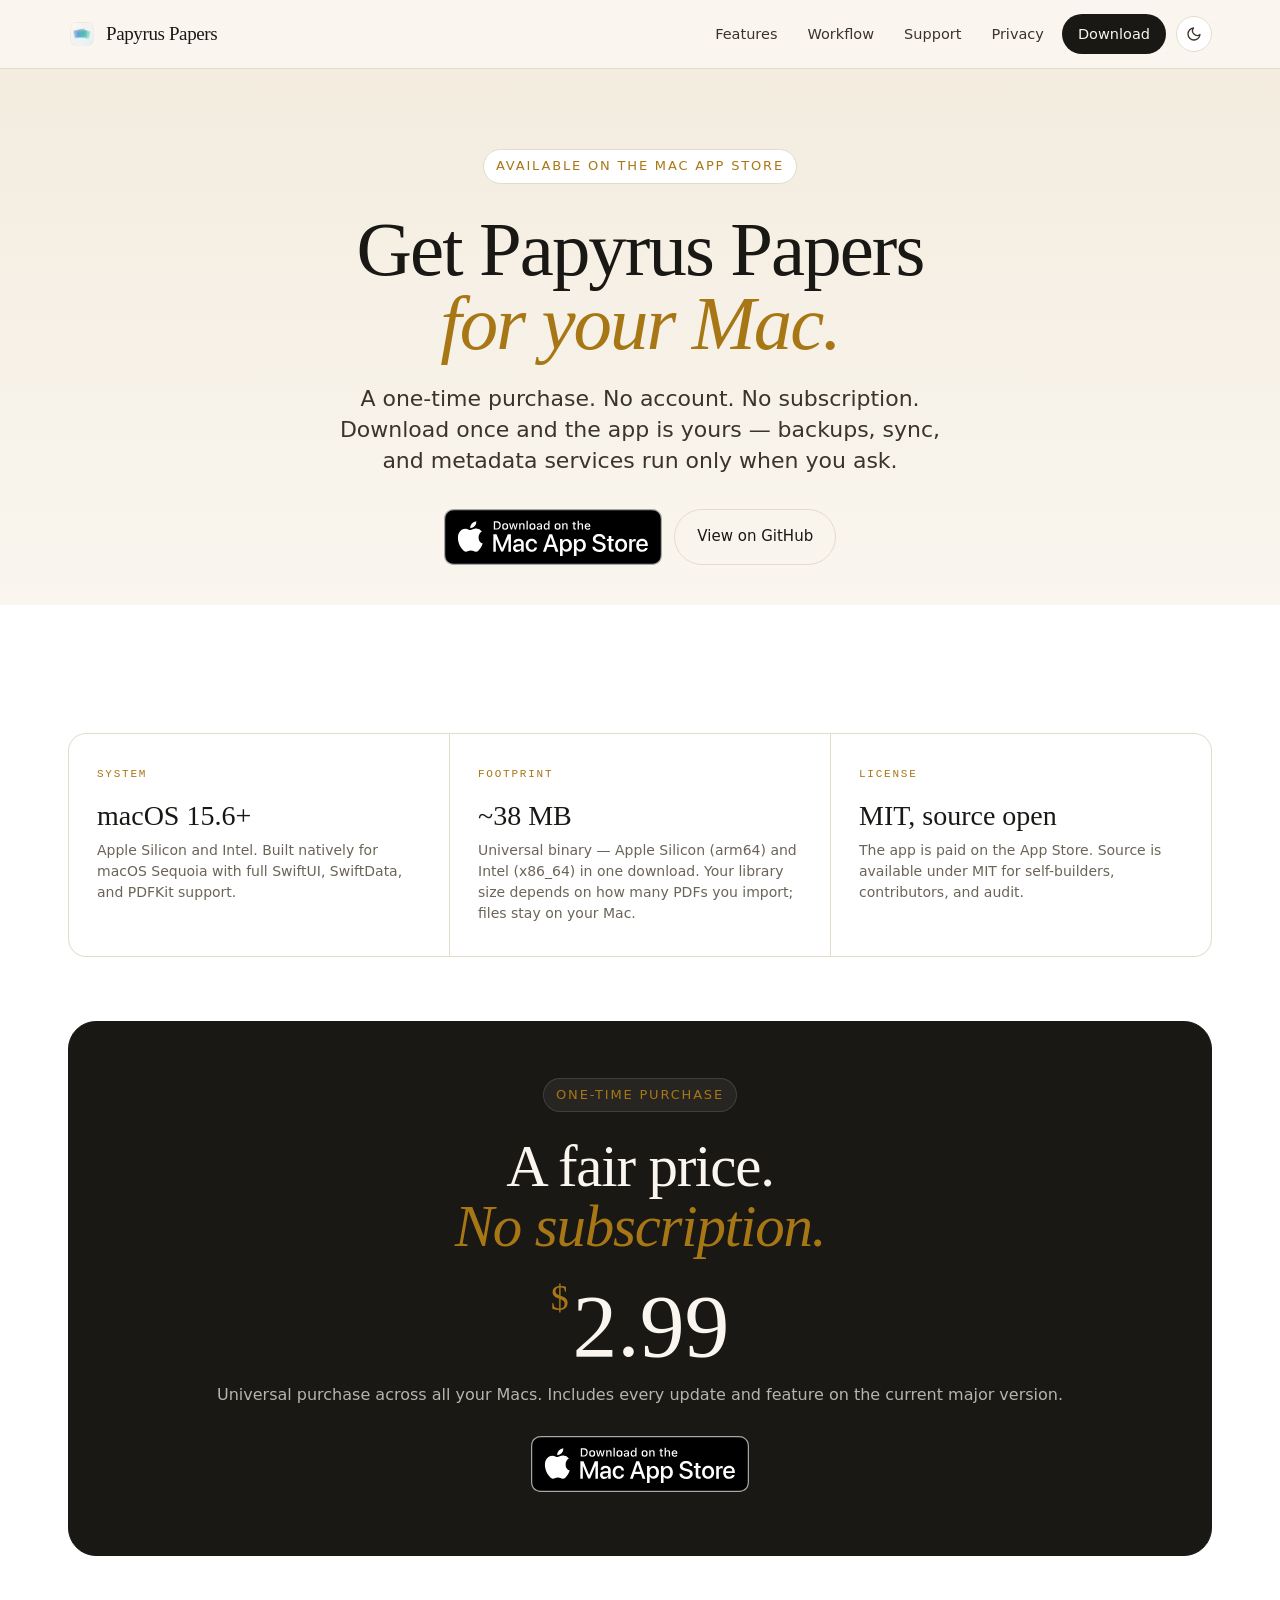
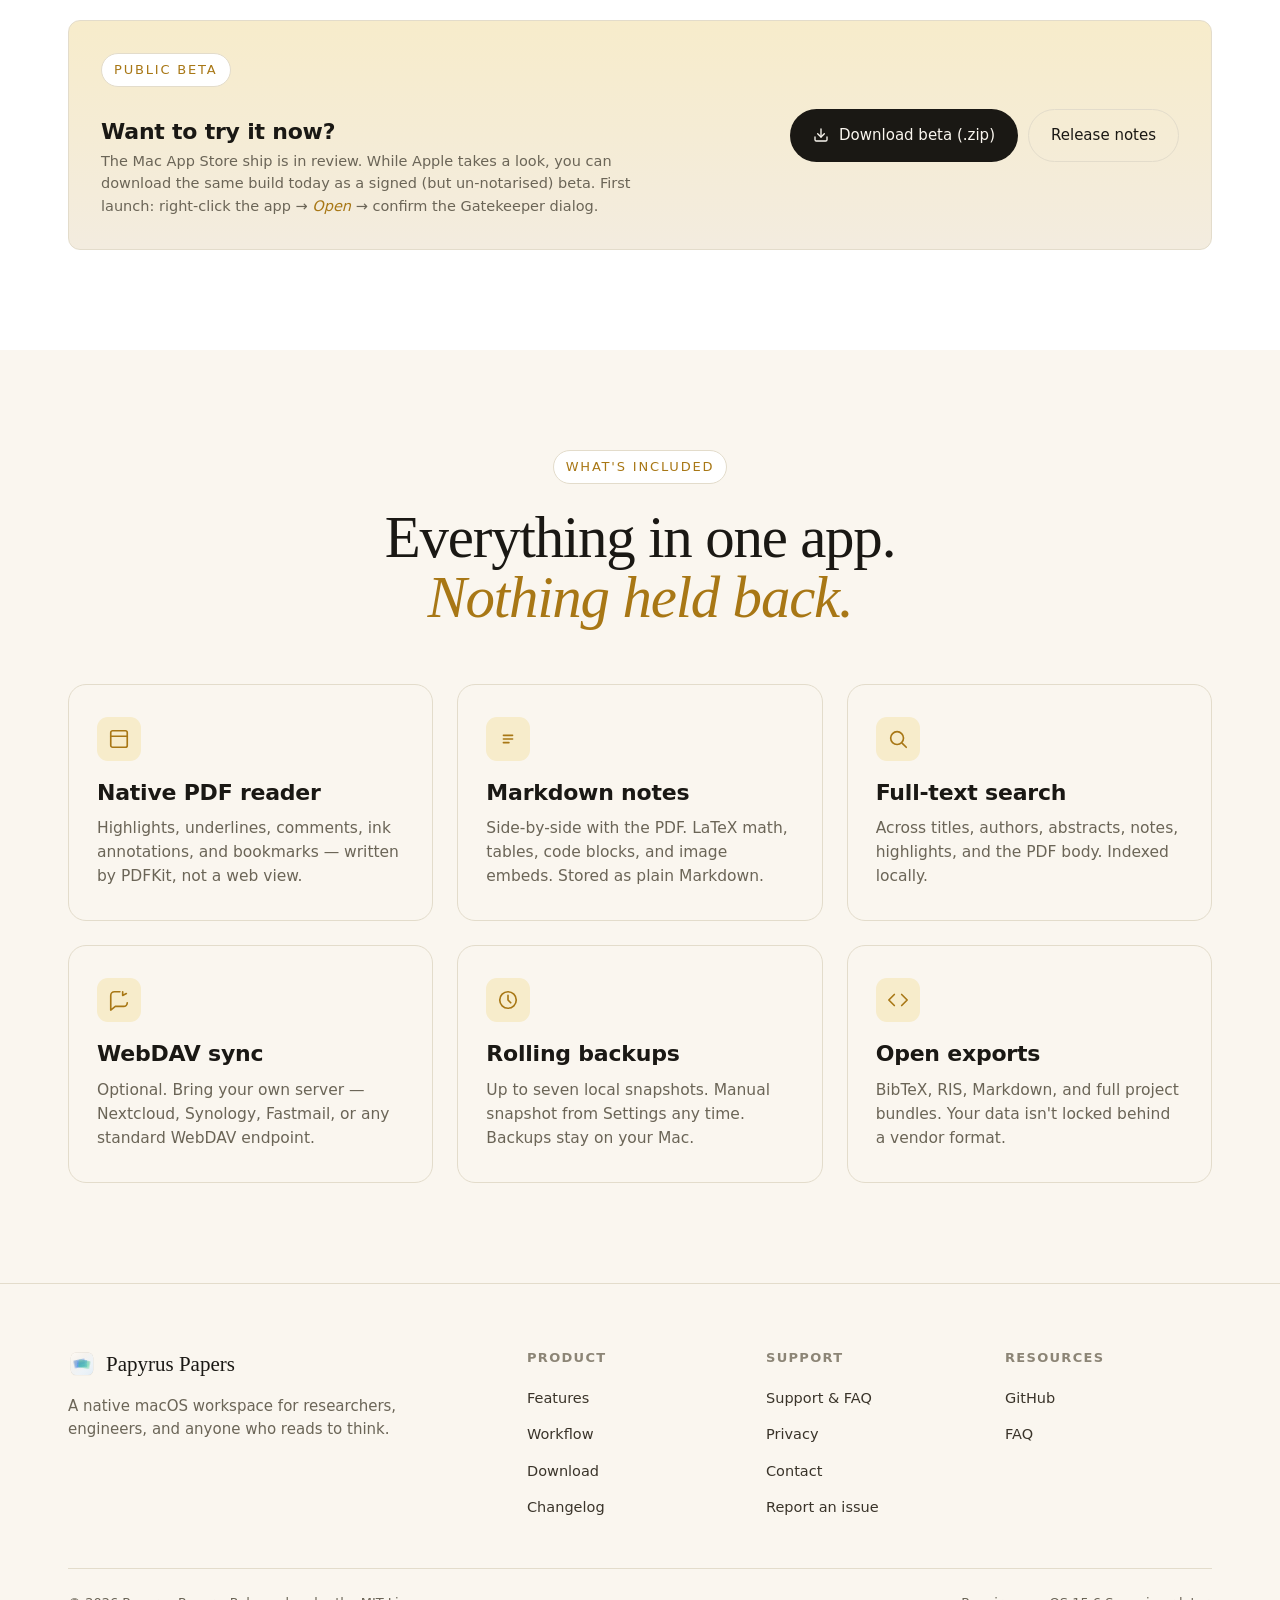
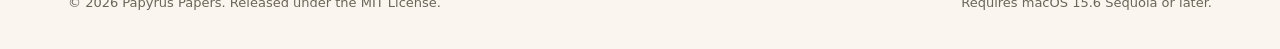
<file: download.html>
<!doctype html>
<html lang="en">
<head>
  <meta charset="utf-8">
  <meta name="viewport" content="width=device-width, initial-scale=1">
  <title>Download — Papyrus Papers</title>
  <meta name="description" content="Download Papyrus Papers from the Mac App Store. A native macOS research workspace.">
  <meta name="theme-color" content="#faf6ef">
  <link rel="icon" href="assets/icon.svg" type="image/svg+xml">
  <link rel="stylesheet" href="assets/styles.css">
</head>
<body>

<script>
  (function(){ var t = localStorage.getItem('pp-theme'); if (t) document.documentElement.setAttribute('data-theme', t); })();
</script>

<nav class="nav">
  <div class="nav__inner">
    <a href="./index.html" class="nav__brand">
      <img src="assets/icon.svg" alt="">
      Papyrus Papers
    </a>
    <ul class="nav__links">
      <li class="hide-mobile"><a href="index.html#features">Features</a></li>
      <li class="hide-mobile"><a href="index.html#workflow">Workflow</a></li>
      <li class="hide-mobile"><a href="support.html">Support</a></li>
      <li class="hide-mobile"><a href="privacy.html">Privacy</a></li>
      <li><a href="download.html" class="nav__download">Download</a></li>
      <li>
        <button class="nav__theme" id="themeToggle" aria-label="Toggle theme">
          <svg class="icon-moon" viewBox="0 0 24 24" fill="none" stroke="currentColor" stroke-width="2" stroke-linecap="round" stroke-linejoin="round"><path d="M21 12.79A9 9 0 1 1 11.21 3 7 7 0 0 0 21 12.79z"/></svg>
          <svg class="icon-sun" viewBox="0 0 24 24" fill="none" stroke="currentColor" stroke-width="2" stroke-linecap="round" stroke-linejoin="round"><circle cx="12" cy="12" r="4"/><path d="M12 2v2M12 20v2M4.93 4.93l1.41 1.41M17.66 17.66l1.41 1.41M2 12h2M20 12h2M4.93 19.07l1.41-1.41M17.66 6.34l1.41-1.41"/></svg>
        </button>
      <li class="nav__hamburger-li">
        <button class="nav__hamburger" id="navHamburger" type="button" aria-label="Open navigation menu" aria-expanded="false" aria-controls="navMobilePanel">
          <svg class="icon-menu" viewBox="0 0 24 24" fill="none" stroke="currentColor" stroke-width="2" stroke-linecap="round"><path d="M4 7h16M4 12h16M4 17h16"/></svg>
          <svg class="icon-close" viewBox="0 0 24 24" fill="none" stroke="currentColor" stroke-width="2" stroke-linecap="round"><path d="M6 6l12 12M18 6L6 18"/></svg>
        </button>
      </li>
    </ul>
  </div>
  <div class="nav__mobile-panel" id="navMobilePanel" hidden></div>
</nav>

<header class="dl-hero">
  <div class="container">
    <span class="eyebrow">Available on the Mac App Store</span>
    <h1 class="display" style="margin: 22px 0 24px;">Get Papyrus Papers<br><em>for your Mac.</em></h1>
    <p class="hero__sub" style="margin: 0 auto; max-width: 640px;">A one-time purchase. No account. No subscription. Download once and the app is yours — backups, sync, and metadata services run only when you ask.</p>
    <div class="dl-actions">
      <a href="#" class="app-store-badge" aria-label="Download Papyrus Papers on the Mac App Store">
        <img class="app-store-badge__img app-store-badge__img--light" src="assets/app-store-badge-black.svg" alt="">
        <img class="app-store-badge__img app-store-badge__img--dark" src="assets/app-store-badge-white.svg" alt="" aria-hidden="true">
      </a>
      <a href="https://github.com/zendax673/papyrus-release" class="btn btn--outline" target="_blank" rel="noopener">View on GitHub</a>
    </div>
  </div>
</header>

<main>
  <section class="section section--white" style="padding-top: 64px;">
    <div class="container">

      <div class="dl-grid">
        <div class="dl-card">
          <div class="dl-card__label">System</div>
          <div class="dl-card__value">macOS 15.6+</div>
          <p class="dl-card__sub">Apple Silicon and Intel. Built natively for macOS Sequoia with full SwiftUI, SwiftData, and PDFKit support.</p>
        </div>
        <div class="dl-card">
          <div class="dl-card__label">Footprint</div>
          <div class="dl-card__value">~38 MB</div>
          <p class="dl-card__sub">Universal binary — Apple Silicon (arm64) and Intel (x86_64) in one download. Your library size depends on how many PDFs you import; files stay on your Mac.</p>
        </div>
        <div class="dl-card">
          <div class="dl-card__label">License</div>
          <div class="dl-card__value">MIT, source open</div>
          <p class="dl-card__sub">The app is paid on the App Store. Source is available under MIT for self-builders, contributors, and audit.</p>
        </div>
      </div>

      <!-- Pricing block -->
      <div class="dl-pricing">
        <span class="section-eyebrow" style="background: rgba(255,255,255,0.06); border-color: rgba(255,255,255,0.12);">One-time purchase</span>
        <h2 class="section-title" style="margin-top: 18px;">A fair price.<br><em>No subscription.</em></h2>
        <div class="dl-price-tag"><em>$</em>2.99</div>
        <p class="dl-price-sub">Universal purchase across all your Macs. Includes every update and feature on the current major version.</p>
        <a href="#" class="app-store-badge" aria-label="Download Papyrus Papers on the Mac App Store">
        <img class="app-store-badge__img app-store-badge__img--light" src="assets/app-store-badge-black.svg" alt="">
        <img class="app-store-badge__img app-store-badge__img--dark" src="assets/app-store-badge-white.svg" alt="" aria-hidden="true">
      </a>
      </div>

      <!-- Public beta strip -->
      <div class="changelog-strip" style="margin-top: 64px; background: linear-gradient(180deg, var(--gold-tint), var(--paper-mid));">
        <div class="changelog-strip__text">
          <span class="section-eyebrow" style="margin-bottom: 12px;">Public beta</span>
          <h3 style="margin-top: 12px;">Want to try it now?</h3>
          <p>The Mac App Store ship is in review. While Apple takes a look, you can download the same build today as a signed (but un-notarised) beta. First launch: right-click the app &rarr; <em>Open</em> &rarr; confirm the Gatekeeper dialog.</p>
        </div>
        <div style="display: flex; gap: 10px; flex-wrap: wrap; align-items: center;">
          <a href="https://github.com/zendax673/papyrus-release/releases/latest" class="btn btn--primary" target="_blank" rel="noopener">
            <svg viewBox="0 0 24 24" fill="none" stroke="currentColor" stroke-width="2" stroke-linecap="round" stroke-linejoin="round"><path d="M21 15v4a2 2 0 0 1-2 2H5a2 2 0 0 1-2-2v-4"/><polyline points="7 10 12 15 17 10"/><line x1="12" y1="15" x2="12" y2="3"/></svg>
            Download beta (.zip)
          </a>
          <a href="https://github.com/zendax673/papyrus-release/releases/tag/v1.0.0-beta" class="btn btn--outline" target="_blank" rel="noopener">Release notes</a>
        </div>
      </div>

    </div>
  </section>

  <!-- Reassurance grid -->
  <section class="section section--cream">
    <div class="container">
      <div class="section-header reveal" style="text-align: center; margin-left: auto; margin-right: auto;">
        <span class="section-eyebrow">What's included</span>
        <h2 class="section-title" style="margin-top: 16px;">Everything in one app.<br><em>Nothing held back.</em></h2>
      </div>
      <div class="pillars-grid">
        <div class="pillar reveal">
          <div class="pillar__icon"><svg viewBox="0 0 24 24"><path d="M5 3h14a2 2 0 0 1 2 2v14a2 2 0 0 1-2 2H5a2 2 0 0 1-2-2V5a2 2 0 0 1 2-2z"/><path d="M3 9h18"/></svg></div>
          <h3>Native PDF reader</h3>
          <p>Highlights, underlines, comments, ink annotations, and bookmarks — written by PDFKit, not a web view.</p>
        </div>
        <div class="pillar reveal reveal-d1">
          <div class="pillar__icon"><svg viewBox="0 0 24 24"><path d="M7 8h10M7 12h10M7 16h6"/></svg></div>
          <h3>Markdown notes</h3>
          <p>Side-by-side with the PDF. LaTeX math, tables, code blocks, and image embeds. Stored as plain Markdown.</p>
        </div>
        <div class="pillar reveal reveal-d2">
          <div class="pillar__icon"><svg viewBox="0 0 24 24"><circle cx="11" cy="11" r="7"/><path d="M21 21l-4.3-4.3"/></svg></div>
          <h3>Full-text search</h3>
          <p>Across titles, authors, abstracts, notes, highlights, and the PDF body. Indexed locally.</p>
        </div>
        <div class="pillar reveal">
          <div class="pillar__icon"><svg viewBox="0 0 24 24"><path d="M21 15a4 4 0 0 1-4 4H8l-5 4V7a4 4 0 0 1 4-4h6"/><path d="M16 3v4l4-2"/></svg></div>
          <h3>WebDAV sync</h3>
          <p>Optional. Bring your own server — Nextcloud, Synology, Fastmail, or any standard WebDAV endpoint.</p>
        </div>
        <div class="pillar reveal reveal-d1">
          <div class="pillar__icon"><svg viewBox="0 0 24 24"><path d="M3 12a9 9 0 1 0 18 0 9 9 0 0 0-18 0z"/><path d="M12 7v5l3 3"/></svg></div>
          <h3>Rolling backups</h3>
          <p>Up to seven local snapshots. Manual snapshot from Settings any time. Backups stay on your Mac.</p>
        </div>
        <div class="pillar reveal reveal-d2">
          <div class="pillar__icon"><svg viewBox="0 0 24 24"><polyline points="16 18 22 12 16 6"/><polyline points="8 6 2 12 8 18"/></svg></div>
          <h3>Open exports</h3>
          <p>BibTeX, RIS, Markdown, and full project bundles. Your data isn't locked behind a vendor format.</p>
        </div>
      </div>
    </div>
  </section>
</main>

<footer class="footer">
  <div class="footer__inner">
    <div class="footer__top">
      <div>
        <div class="footer__brand"><img src="assets/icon.svg" alt="">Papyrus Papers</div>
        <p class="footer__tagline">A native macOS workspace for researchers, engineers, and anyone who reads to think.</p>
      </div>
      <div class="footer__links">
        <div class="footer__col">
          <h4>Product</h4>
          <ul>
            <li><a href="index.html#features">Features</a></li>
            <li><a href="index.html#workflow">Workflow</a></li>
            <li><a href="download.html">Download</a></li>
            <li><a href="https://github.com/zendax673/papyrus-release/blob/main/CHANGELOG.md" target="_blank" rel="noopener">Changelog</a></li>
          </ul>
        </div>
        <div class="footer__col">
          <h4>Support</h4>
          <ul>
            <li><a href="support.html">Support &amp; FAQ</a></li>
            <li><a href="privacy.html">Privacy</a></li>
            <li><a href="mailto:zdfu189@gmail.com">Contact</a></li>
            <li><a href="https://github.com/zendax673/papyrus-release/issues" target="_blank" rel="noopener">Report an issue</a></li>
          </ul>
        </div>
        <div class="footer__col">
          <h4>Resources</h4>
          <ul>
            <li><a href="https://github.com/zendax673/papyrus-release" target="_blank" rel="noopener">GitHub</a></li>
            <li><a href="https://github.com/zendax673/papyrus-release/blob/main/FAQ.md" target="_blank" rel="noopener">FAQ</a></li>
          </ul>
        </div>
      </div>
    </div>
    <div class="footer__bottom">
      <p class="footer__copy">© 2026 Papyrus Papers. Released under the MIT License.</p>
      <p class="footer__req">Requires macOS 15.6 Sequoia or later.</p>
    </div>
  </div>
</footer>

<div class="tweaks-panel" id="tweaksPanel">
  <div class="tweaks-panel__title"><span>Tweaks</span><button class="tweaks-panel__close" id="tweaksClose" aria-label="Close">×</button></div>
  <div class="tweaks-row">
    <span class="tweaks-row__label">Theme</span>
    <div class="tweaks-seg" id="themeSeg">
      <button data-theme="light">Light</button>
      <button data-theme="dark">Dark</button>
      <button data-theme="system">System</button>
    </div>
  </div>
</div>

<script>
(function(){
  var root = document.documentElement;
  function applyTheme(t){
    if (t === 'system') {
      root.removeAttribute('data-theme');
      localStorage.removeItem('pp-theme');
      var prefers = window.matchMedia('(prefers-color-scheme: dark)').matches ? 'dark' : 'light';
      root.setAttribute('data-theme', prefers);
      localStorage.setItem('pp-theme-mode', 'system');
    } else {
      root.setAttribute('data-theme', t);
      localStorage.setItem('pp-theme', t);
      localStorage.setItem('pp-theme-mode', t);
    }
    syncThemeUI();
  }
  function syncThemeUI(){
    var mode = localStorage.getItem('pp-theme-mode') || (root.getAttribute('data-theme') || 'light');
    document.querySelectorAll('#themeSeg button').forEach(function(b){ b.classList.toggle('is-active', b.dataset.theme === mode); });
  }
  document.getElementById('themeToggle').addEventListener('click', function(){
    var explicit = root.getAttribute('data-theme');
    var effective = explicit
      || (window.matchMedia('(prefers-color-scheme: dark)').matches ? 'dark' : 'light');
    applyTheme(effective === 'dark' ? 'light' : 'dark');
  });
  var seg = document.getElementById('themeSeg');
  if (seg) seg.addEventListener('click', function(e){
    var b = e.target.closest('button[data-theme]'); if (!b) return;
    applyTheme(b.dataset.theme);
  });
  syncThemeUI();
  if ('IntersectionObserver' in window) {
    var io = new IntersectionObserver(function(entries){
      entries.forEach(function(e){ if (e.isIntersecting){ e.target.classList.add('is-visible'); io.unobserve(e.target); } });
    }, { threshold: 0.08, rootMargin: '0px 0px -32px 0px' });
    document.querySelectorAll('.reveal').forEach(function(el){ io.observe(el); });
  } else { document.querySelectorAll('.reveal').forEach(function(el){ el.classList.add('is-visible'); }); }
  var panel = document.getElementById('tweaksPanel');
  window.addEventListener('message', function(e){
    if (!e.data || !e.data.type) return;
    if (e.data.type === '__activate_edit_mode')   panel.classList.add('is-open');
    if (e.data.type === '__deactivate_edit_mode') panel.classList.remove('is-open');
  });
  document.getElementById('tweaksClose').addEventListener('click', function(){
    panel.classList.remove('is-open');
    window.parent.postMessage({type:'__edit_mode_dismissed'}, '*');
  });
  window.parent.postMessage({type:'__edit_mode_available'}, '*');
  // __papyrusMobileNavInit

  // Mobile nav hamburger: clone .hide-mobile links into the panel and toggle
  (function(){
    var nav = document.querySelector('.nav');
    var btn = document.getElementById('navHamburger');
    var panel = document.getElementById('navMobilePanel');
    if (!nav || !btn || !panel) return;
    // Populate panel from existing nav__links .hide-mobile items so links
    // stay in one place (no duplicate hardcoding per page).
    document.querySelectorAll('.nav__links .hide-mobile a').forEach(function(a){
      panel.appendChild(a.cloneNode(true));
    });
    function close(){
      nav.classList.remove('is-menu-open');
      panel.hidden = true;
      btn.setAttribute('aria-expanded','false');
    }
    btn.addEventListener('click', function(){
      var open = nav.classList.toggle('is-menu-open');
      panel.hidden = !open;
      btn.setAttribute('aria-expanded', open ? 'true' : 'false');
    });
    panel.addEventListener('click', function(e){ if (e.target.tagName === 'A') close(); });
    document.addEventListener('keydown', function(e){ if (e.key === 'Escape') close(); });
    // Close if viewport grows past mobile breakpoint while menu is open.
    window.matchMedia('(min-width: 721px)').addEventListener('change', function(e){
      if (e.matches) close();
    });
  })();

})();
</script>
</body>
</html>
</file>
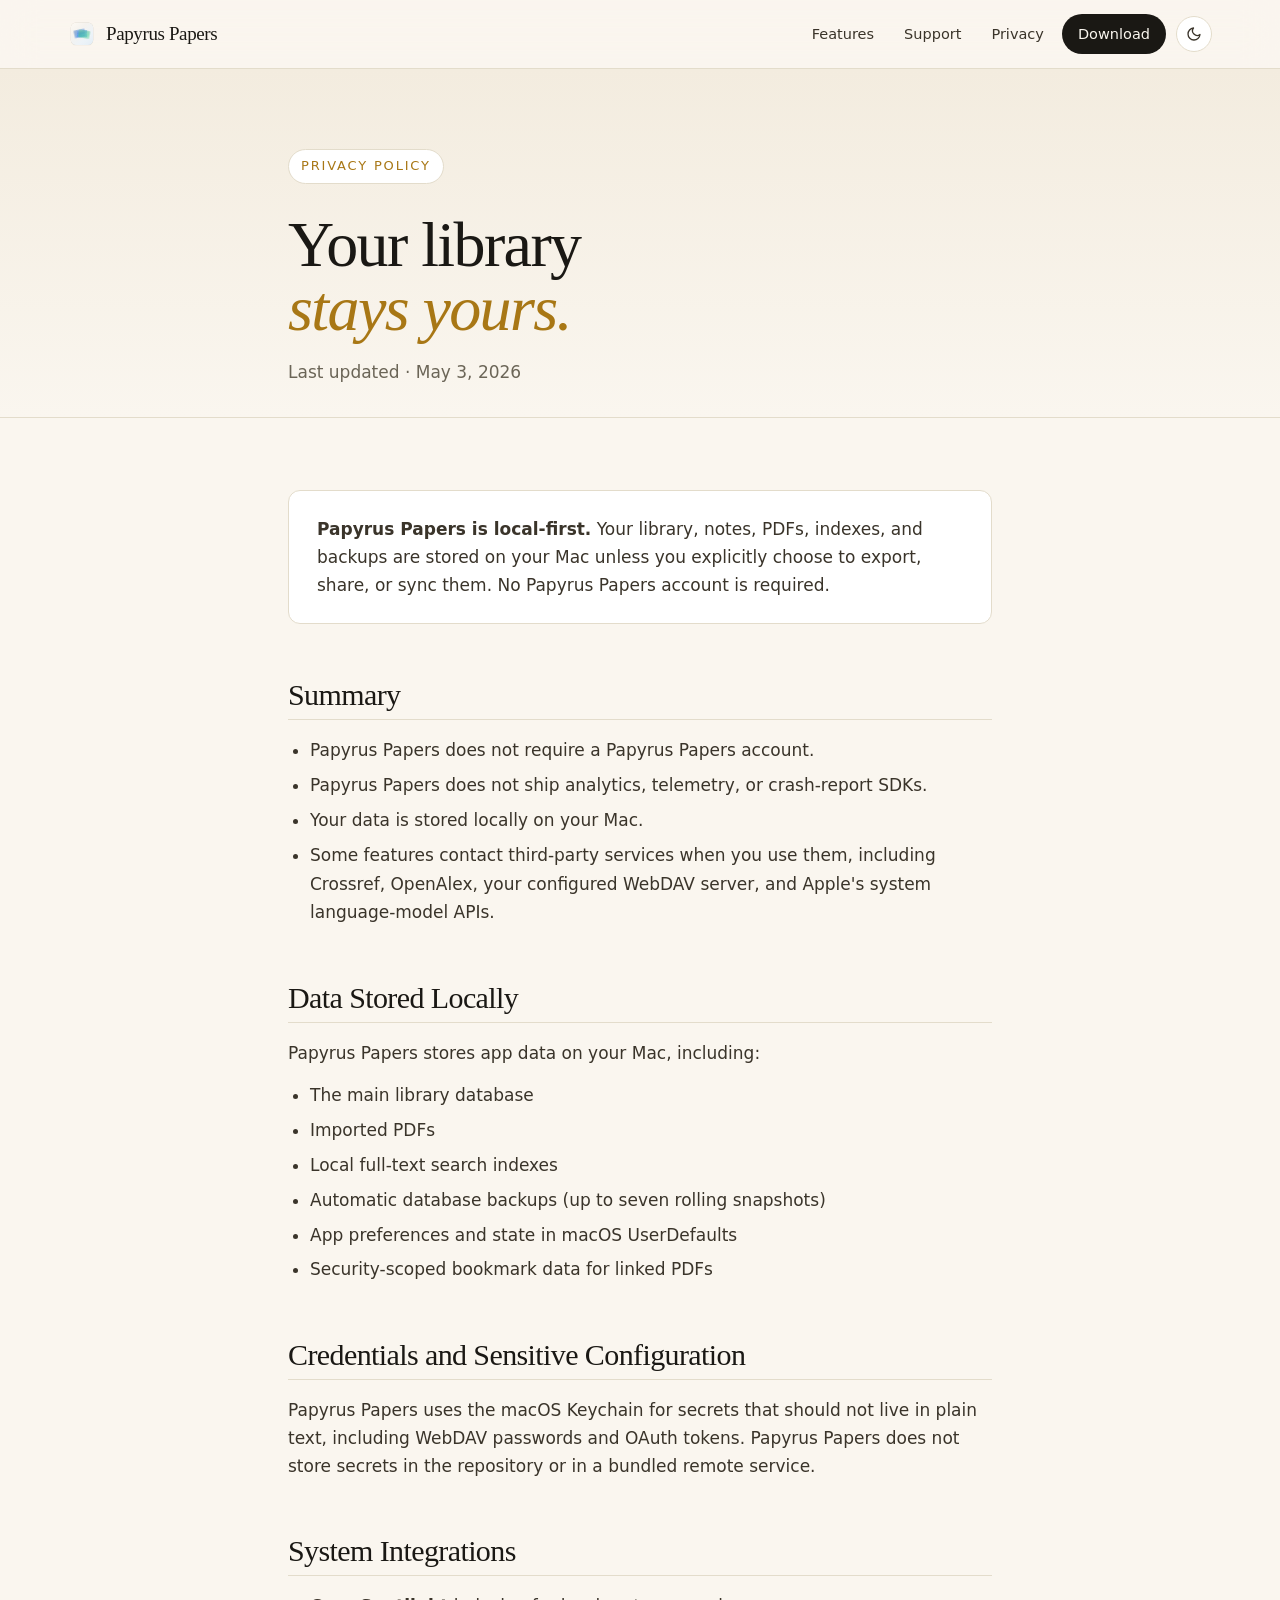
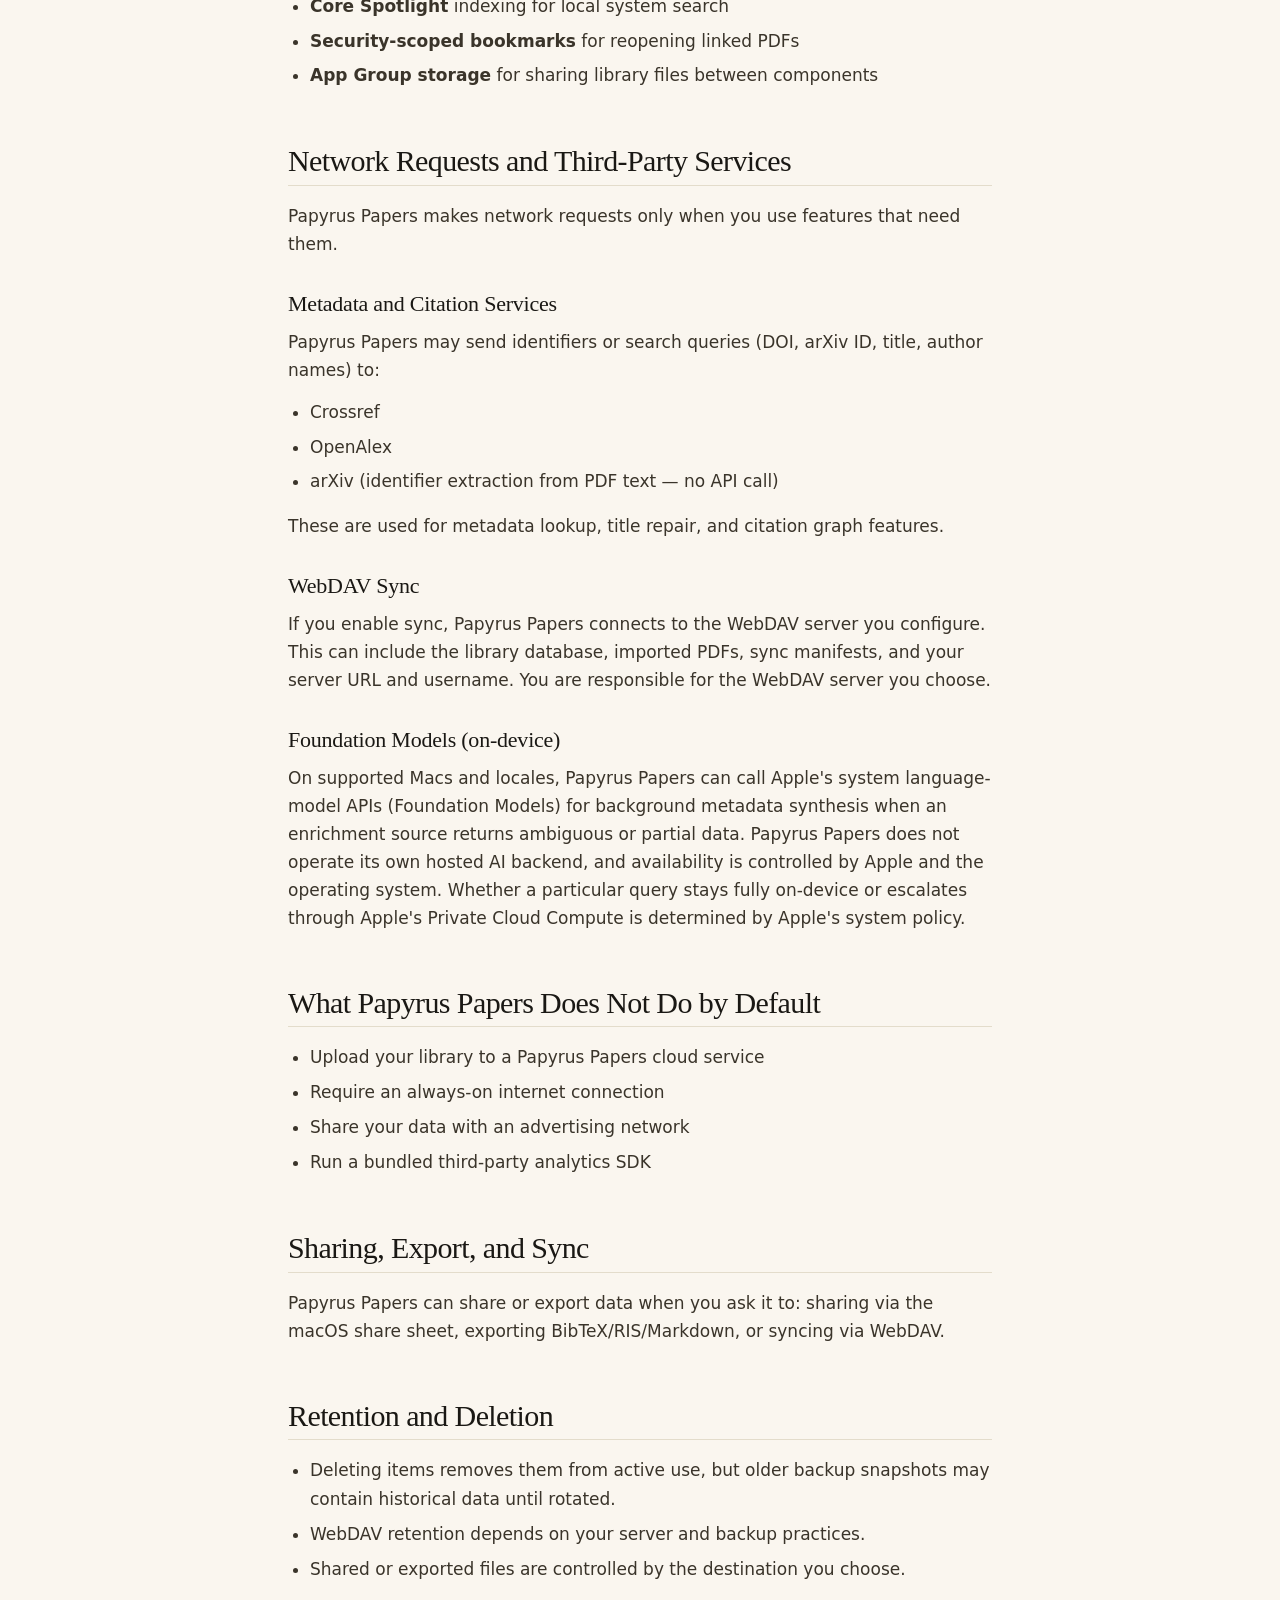
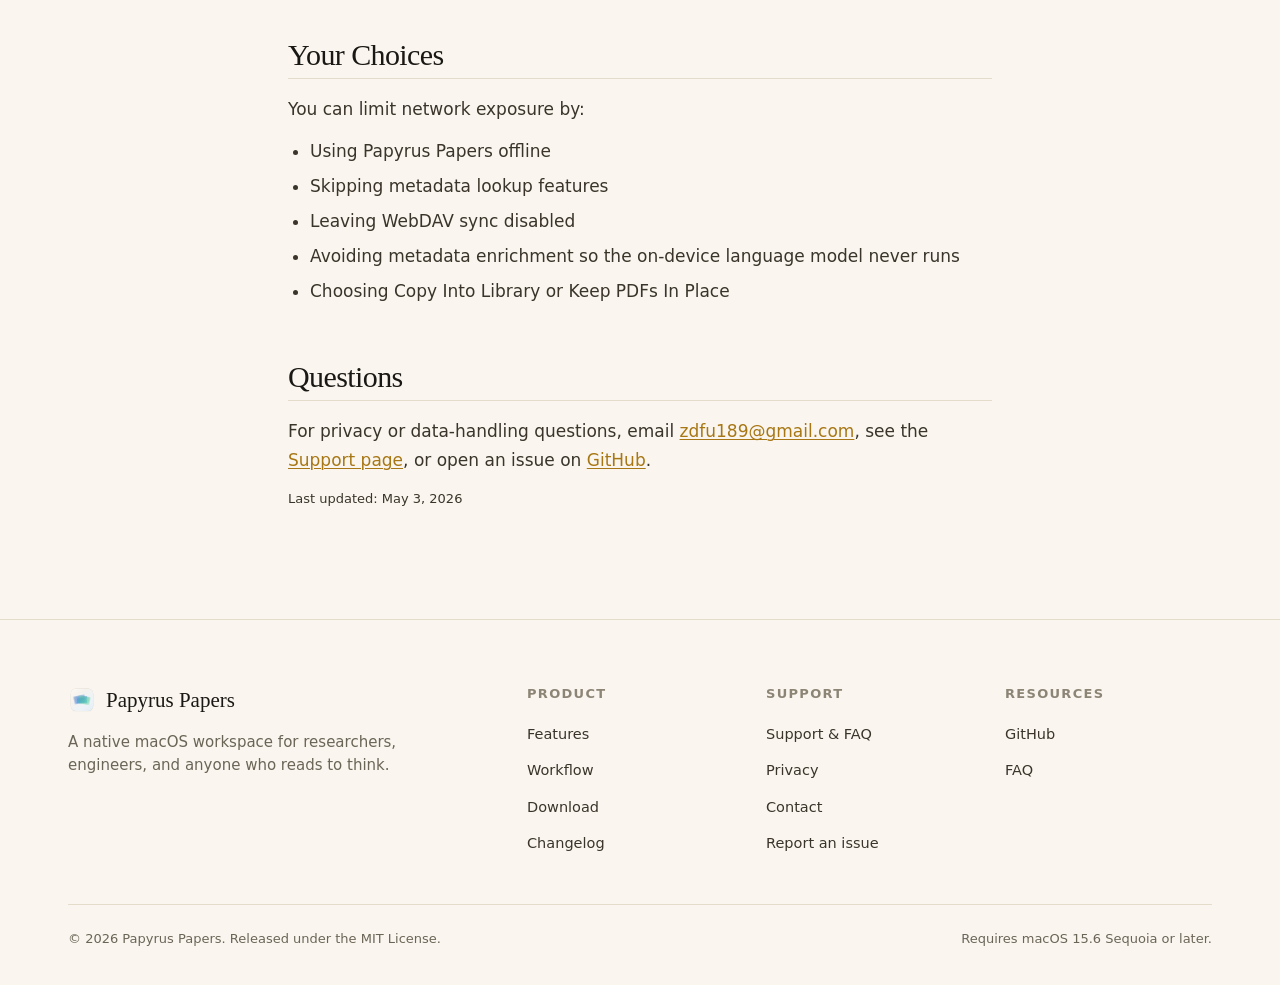
<file: privacy.html>
<!doctype html>
<html lang="en">
<head>
  <meta charset="utf-8">
  <meta name="viewport" content="width=device-width, initial-scale=1">
  <title>Privacy — Papyrus Papers</title>
  <meta name="description" content="Privacy policy for Papyrus Papers, a local-first macOS research workspace.">
  <link rel="icon" href="assets/icon.svg" type="image/svg+xml">
  <link rel="stylesheet" href="assets/styles.css">
</head>
<body>

<script>
  (function(){ var t = localStorage.getItem('pp-theme'); if (t) document.documentElement.setAttribute('data-theme', t); })();
</script>

<nav class="nav">
  <div class="nav__inner">
    <a href="./index.html" class="nav__brand">
      <img src="assets/icon.svg" alt="">
      Papyrus Papers
    </a>
    <ul class="nav__links">
      <li class="hide-mobile"><a href="index.html#features">Features</a></li>
      <li class="hide-mobile"><a href="support.html">Support</a></li>
      <li class="hide-mobile"><a href="privacy.html">Privacy</a></li>
      <li><a href="download.html" class="nav__download">Download</a></li>
      <li>
        <button class="nav__theme" id="themeToggle" aria-label="Toggle theme">
          <svg class="icon-moon" viewBox="0 0 24 24" fill="none" stroke="currentColor" stroke-width="2" stroke-linecap="round" stroke-linejoin="round"><path d="M21 12.79A9 9 0 1 1 11.21 3 7 7 0 0 0 21 12.79z"/></svg>
          <svg class="icon-sun" viewBox="0 0 24 24" fill="none" stroke="currentColor" stroke-width="2" stroke-linecap="round" stroke-linejoin="round"><circle cx="12" cy="12" r="4"/><path d="M12 2v2M12 20v2M4.93 4.93l1.41 1.41M17.66 17.66l1.41 1.41M2 12h2M20 12h2M4.93 19.07l1.41-1.41M17.66 6.34l1.41-1.41"/></svg>
        </button>
      <li class="nav__hamburger-li">
        <button class="nav__hamburger" id="navHamburger" type="button" aria-label="Open navigation menu" aria-expanded="false" aria-controls="navMobilePanel">
          <svg class="icon-menu" viewBox="0 0 24 24" fill="none" stroke="currentColor" stroke-width="2" stroke-linecap="round"><path d="M4 7h16M4 12h16M4 17h16"/></svg>
          <svg class="icon-close" viewBox="0 0 24 24" fill="none" stroke="currentColor" stroke-width="2" stroke-linecap="round"><path d="M6 6l12 12M18 6L6 18"/></svg>
        </button>
      </li>
    </ul>
  </div>
  <div class="nav__mobile-panel" id="navMobilePanel" hidden></div>
</nav>

<header class="page-header">
  <div class="container container--narrow">
    <span class="eyebrow">Privacy Policy</span>
    <h1 class="display" style="margin-top: 22px;">Your library<br><em>stays yours.</em></h1>
    <p class="text-secondary" style="margin-top: 18px; font-size: 17px;">Last updated · May 3, 2026</p>
  </div>
</header>

<main class="page-content">
  <div class="container container--narrow">

    <div class="card">
      <p><strong>Papyrus Papers is local-first.</strong> Your library, notes, PDFs, indexes, and backups are stored on your Mac unless you explicitly choose to export, share, or sync them. No Papyrus Papers account is required.</p>
    </div>

    <h2>Summary</h2>
    <ul>
      <li>Papyrus Papers does not require a Papyrus Papers account.</li>
      <li>Papyrus Papers does not ship analytics, telemetry, or crash-report SDKs.</li>
      <li>Your data is stored locally on your Mac.</li>
      <li>Some features contact third-party services when you use them, including Crossref, OpenAlex, your configured WebDAV server, and Apple's system language-model APIs.</li>
    </ul>

    <h2>Data Stored Locally</h2>
    <p>Papyrus Papers stores app data on your Mac, including:</p>
    <ul>
      <li>The main library database</li>
      <li>Imported PDFs</li>
      <li>Local full-text search indexes</li>
      <li>Automatic database backups (up to seven rolling snapshots)</li>
      <li>App preferences and state in macOS UserDefaults</li>
      <li>Security-scoped bookmark data for linked PDFs</li>
    </ul>

    <h2>Credentials and Sensitive Configuration</h2>
    <p>Papyrus Papers uses the macOS Keychain for secrets that should not live in plain text, including WebDAV passwords and OAuth tokens. Papyrus Papers does not store secrets in the repository or in a bundled remote service.</p>

    <h2>System Integrations</h2>
    <ul>
      <li><strong>Core Spotlight</strong> indexing for local system search</li>
      <li><strong>Security-scoped bookmarks</strong> for reopening linked PDFs</li>
      <li><strong>App Group storage</strong> for sharing library files between components</li>
    </ul>

    <h2>Network Requests and Third-Party Services</h2>
    <p>Papyrus Papers makes network requests only when you use features that need them.</p>

    <h3>Metadata and Citation Services</h3>
    <p>Papyrus Papers may send identifiers or search queries (DOI, arXiv ID, title, author names) to:</p>
    <ul>
      <li>Crossref</li>
      <li>OpenAlex</li>
      <li>arXiv (identifier extraction from PDF text — no API call)</li>
    </ul>
    <p>These are used for metadata lookup, title repair, and citation graph features.</p>

    <h3>WebDAV Sync</h3>
    <p>If you enable sync, Papyrus Papers connects to the WebDAV server you configure. This can include the library database, imported PDFs, sync manifests, and your server URL and username. You are responsible for the WebDAV server you choose.</p>

    <h3>Foundation Models (on-device)</h3>
    <p>On supported Macs and locales, Papyrus Papers can call Apple's system language-model APIs (Foundation Models) for background metadata synthesis when an enrichment source returns ambiguous or partial data. Papyrus Papers does not operate its own hosted AI backend, and availability is controlled by Apple and the operating system. Whether a particular query stays fully on-device or escalates through Apple's Private Cloud Compute is determined by Apple's system policy.</p>

    <h2>What Papyrus Papers Does Not Do by Default</h2>
    <ul>
      <li>Upload your library to a Papyrus Papers cloud service</li>
      <li>Require an always-on internet connection</li>
      <li>Share your data with an advertising network</li>
      <li>Run a bundled third-party analytics SDK</li>
    </ul>

    <h2>Sharing, Export, and Sync</h2>
    <p>Papyrus Papers can share or export data when you ask it to: sharing via the macOS share sheet, exporting BibTeX/RIS/Markdown, or syncing via WebDAV.</p>

    <h2>Retention and Deletion</h2>
    <ul>
      <li>Deleting items removes them from active use, but older backup snapshots may contain historical data until rotated.</li>
      <li>WebDAV retention depends on your server and backup practices.</li>
      <li>Shared or exported files are controlled by the destination you choose.</li>
    </ul>

    <h2>Your Choices</h2>
    <p>You can limit network exposure by:</p>
    <ul>
      <li>Using Papyrus Papers offline</li>
      <li>Skipping metadata lookup features</li>
      <li>Leaving WebDAV sync disabled</li>
      <li>Avoiding metadata enrichment so the on-device language model never runs</li>
      <li>Choosing Copy Into Library or Keep PDFs In Place</li>
    </ul>

    <h2>Questions</h2>
    <p>For privacy or data-handling questions, email <a href="mailto:zdfu189@gmail.com">zdfu189@gmail.com</a>, see the <a href="support.html">Support page</a>, or open an issue on <a href="https://github.com/zendax673/papyrus-release/issues" target="_blank" rel="noopener">GitHub</a>.</p>

    <p class="updated-date">Last updated: May 3, 2026</p>
  </div>
</main>

<footer class="footer">
  <div class="footer__inner">
    <div class="footer__top">
      <div>
        <div class="footer__brand"><img src="assets/icon.svg" alt="">Papyrus Papers</div>
        <p class="footer__tagline">A native macOS workspace for researchers, engineers, and anyone who reads to think.</p>
      </div>
      <div class="footer__links">
        <div class="footer__col">
          <h4>Product</h4>
          <ul>
            <li><a href="index.html#features">Features</a></li>
            <li><a href="index.html#workflow">Workflow</a></li>
            <li><a href="download.html">Download</a></li>
            <li><a href="https://github.com/zendax673/papyrus-release/blob/main/CHANGELOG.md" target="_blank" rel="noopener">Changelog</a></li>
          </ul>
        </div>
        <div class="footer__col">
          <h4>Support</h4>
          <ul>
            <li><a href="support.html">Support &amp; FAQ</a></li>
            <li><a href="privacy.html">Privacy</a></li>
            <li><a href="mailto:zdfu189@gmail.com">Contact</a></li>
            <li><a href="https://github.com/zendax673/papyrus-release/issues" target="_blank" rel="noopener">Report an issue</a></li>
          </ul>
        </div>
        <div class="footer__col">
          <h4>Resources</h4>
          <ul>
            <li><a href="https://github.com/zendax673/papyrus-release" target="_blank" rel="noopener">GitHub</a></li>
            <li><a href="https://github.com/zendax673/papyrus-release/blob/main/FAQ.md" target="_blank" rel="noopener">FAQ</a></li>
          </ul>
        </div>
      </div>
    </div>
    <div class="footer__bottom">
      <p class="footer__copy">© 2026 Papyrus Papers. Released under the MIT License.</p>
      <p class="footer__req">Requires macOS 15.6 Sequoia or later.</p>
    </div>
  </div>
</footer>

<div class="tweaks-panel" id="tweaksPanel">
  <div class="tweaks-panel__title"><span>Tweaks</span><button class="tweaks-panel__close" id="tweaksClose" aria-label="Close">×</button></div>
  <div class="tweaks-row">
    <span class="tweaks-row__label">Theme</span>
    <div class="tweaks-seg" id="themeSeg">
      <button data-theme="light">Light</button>
      <button data-theme="dark">Dark</button>
      <button data-theme="system">System</button>
    </div>
  </div>
</div>

<script>
(function(){
  var root = document.documentElement;
  function applyTheme(t){
    if (t === 'system') {
      root.removeAttribute('data-theme');
      localStorage.removeItem('pp-theme');
      var prefers = window.matchMedia('(prefers-color-scheme: dark)').matches ? 'dark' : 'light';
      root.setAttribute('data-theme', prefers);
      localStorage.setItem('pp-theme-mode', 'system');
    } else {
      root.setAttribute('data-theme', t);
      localStorage.setItem('pp-theme', t);
      localStorage.setItem('pp-theme-mode', t);
    }
    syncThemeUI();
  }
  function syncThemeUI(){
    var mode = localStorage.getItem('pp-theme-mode') || (root.getAttribute('data-theme') || 'light');
    document.querySelectorAll('#themeSeg button').forEach(function(b){ b.classList.toggle('is-active', b.dataset.theme === mode); });
  }
  document.getElementById('themeToggle').addEventListener('click', function(){
    var explicit = root.getAttribute('data-theme');
    var effective = explicit
      || (window.matchMedia('(prefers-color-scheme: dark)').matches ? 'dark' : 'light');
    applyTheme(effective === 'dark' ? 'light' : 'dark');
  });
  var seg = document.getElementById('themeSeg');
  if (seg) seg.addEventListener('click', function(e){
    var b = e.target.closest('button[data-theme]'); if (!b) return;
    applyTheme(b.dataset.theme);
  });
  syncThemeUI();
  var panel = document.getElementById('tweaksPanel');
  window.addEventListener('message', function(e){
    if (!e.data || !e.data.type) return;
    if (e.data.type === '__activate_edit_mode')   panel.classList.add('is-open');
    if (e.data.type === '__deactivate_edit_mode') panel.classList.remove('is-open');
  });
  document.getElementById('tweaksClose').addEventListener('click', function(){
    panel.classList.remove('is-open');
    window.parent.postMessage({type:'__edit_mode_dismissed'}, '*');
  });
  window.parent.postMessage({type:'__edit_mode_available'}, '*');
  // __papyrusMobileNavInit

  // Mobile nav hamburger: clone .hide-mobile links into the panel and toggle
  (function(){
    var nav = document.querySelector('.nav');
    var btn = document.getElementById('navHamburger');
    var panel = document.getElementById('navMobilePanel');
    if (!nav || !btn || !panel) return;
    // Populate panel from existing nav__links .hide-mobile items so links
    // stay in one place (no duplicate hardcoding per page).
    document.querySelectorAll('.nav__links .hide-mobile a').forEach(function(a){
      panel.appendChild(a.cloneNode(true));
    });
    function close(){
      nav.classList.remove('is-menu-open');
      panel.hidden = true;
      btn.setAttribute('aria-expanded','false');
    }
    btn.addEventListener('click', function(){
      var open = nav.classList.toggle('is-menu-open');
      panel.hidden = !open;
      btn.setAttribute('aria-expanded', open ? 'true' : 'false');
    });
    panel.addEventListener('click', function(e){ if (e.target.tagName === 'A') close(); });
    document.addEventListener('keydown', function(e){ if (e.key === 'Escape') close(); });
    // Close if viewport grows past mobile breakpoint while menu is open.
    window.matchMedia('(min-width: 721px)').addEventListener('change', function(e){
      if (e.matches) close();
    });
  })();

})();
</script>
</body>
</html>
</file>
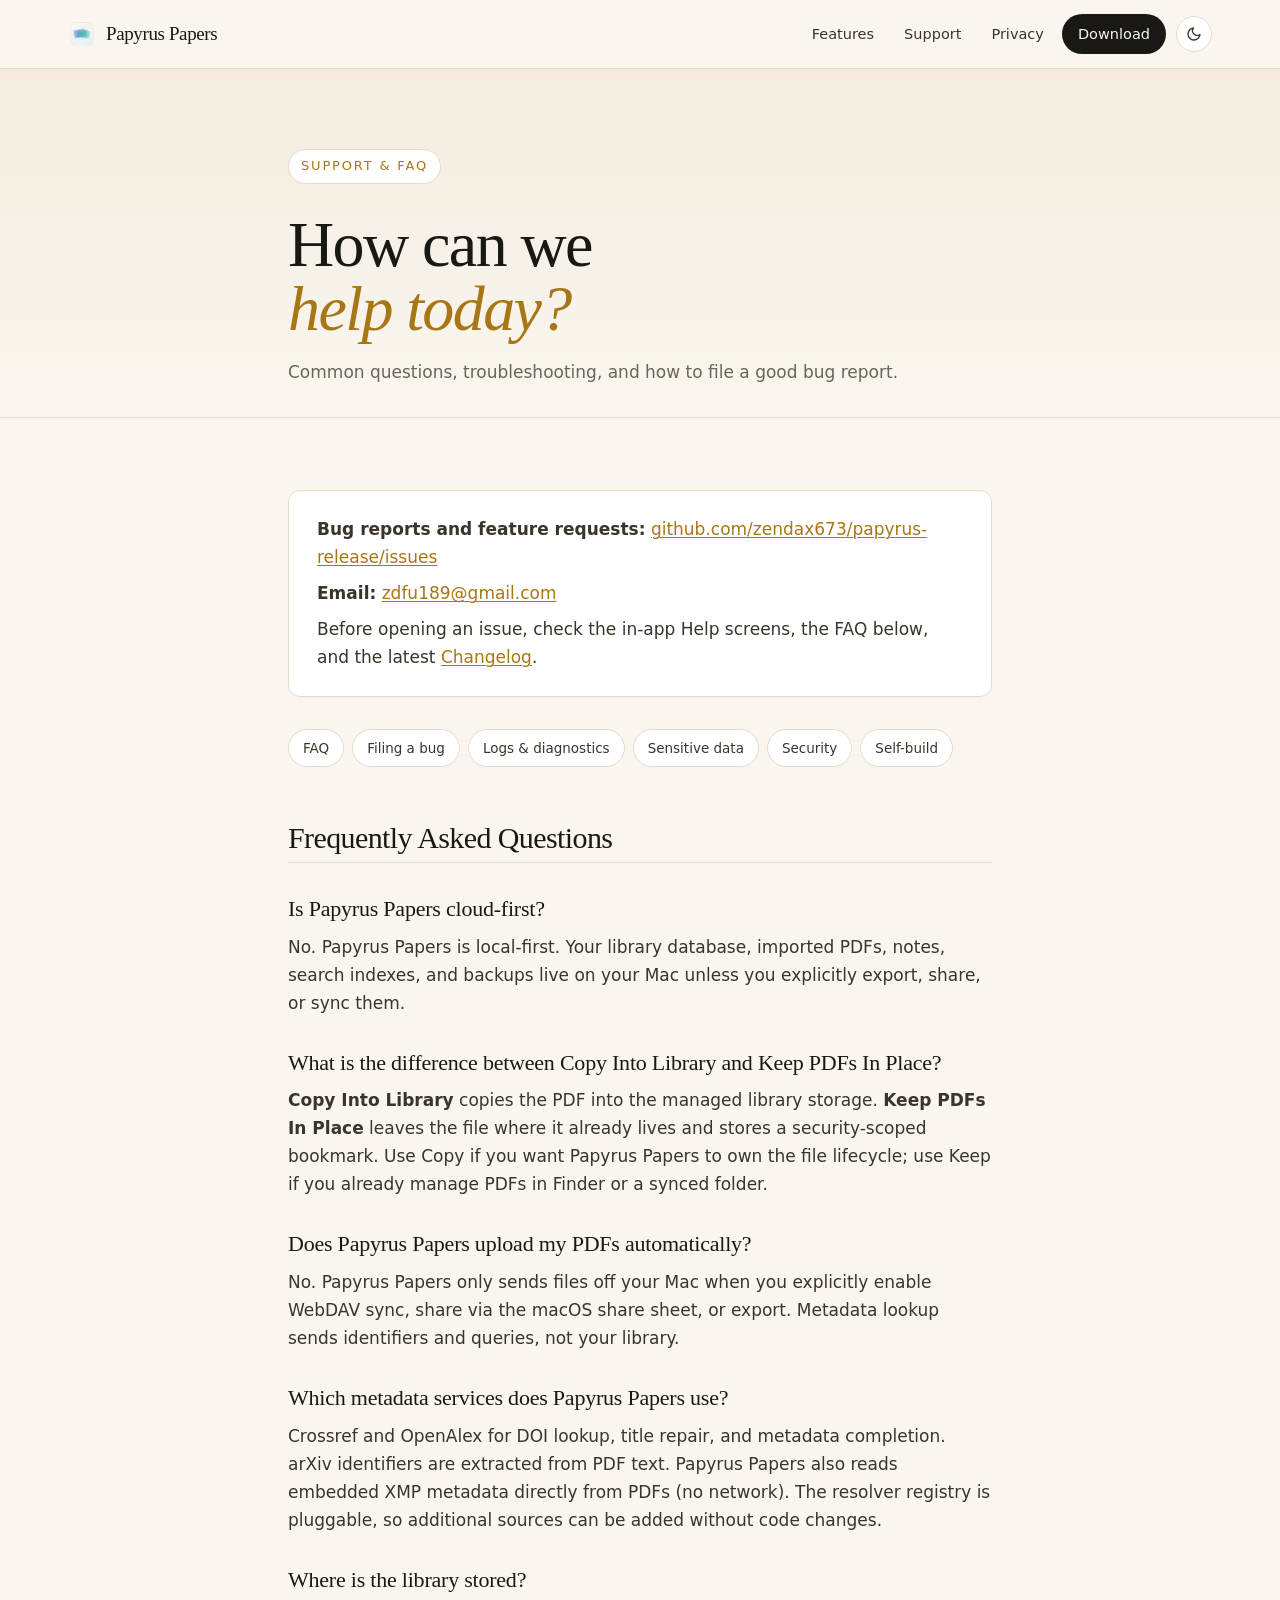
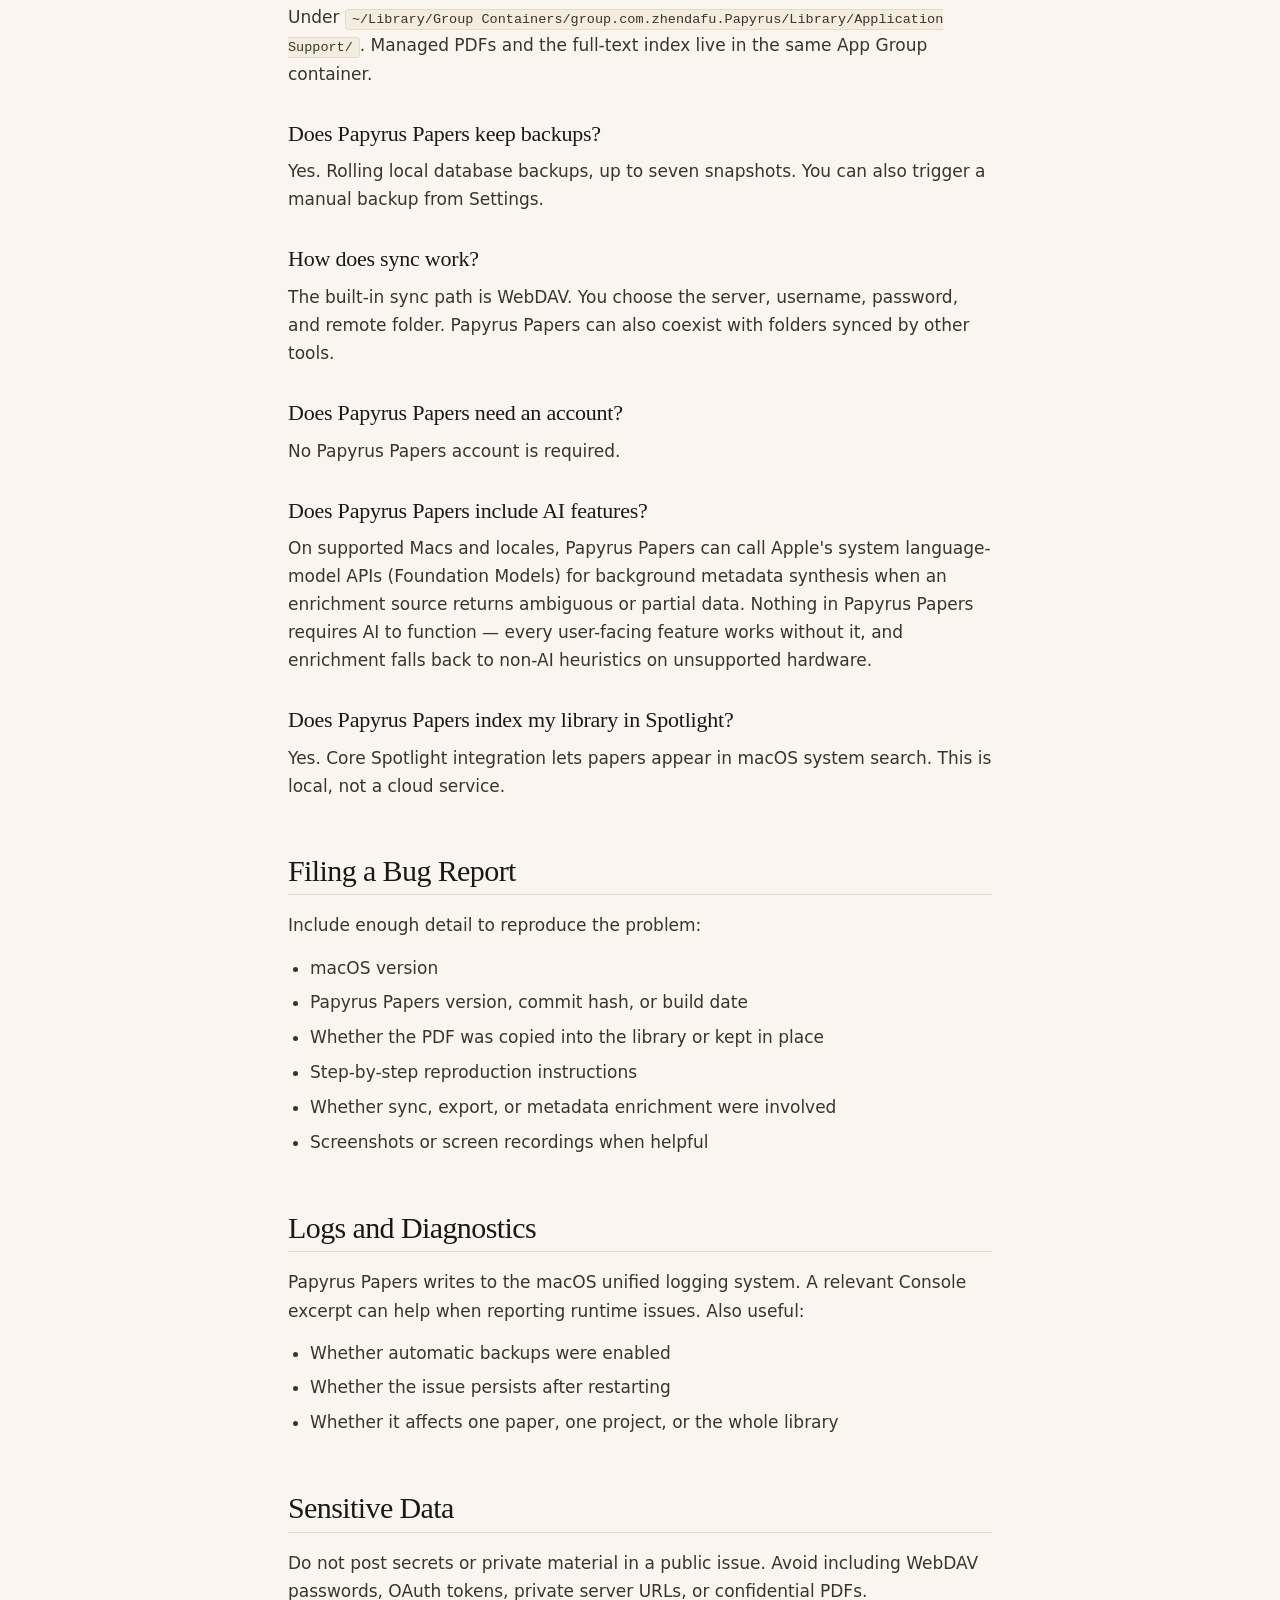
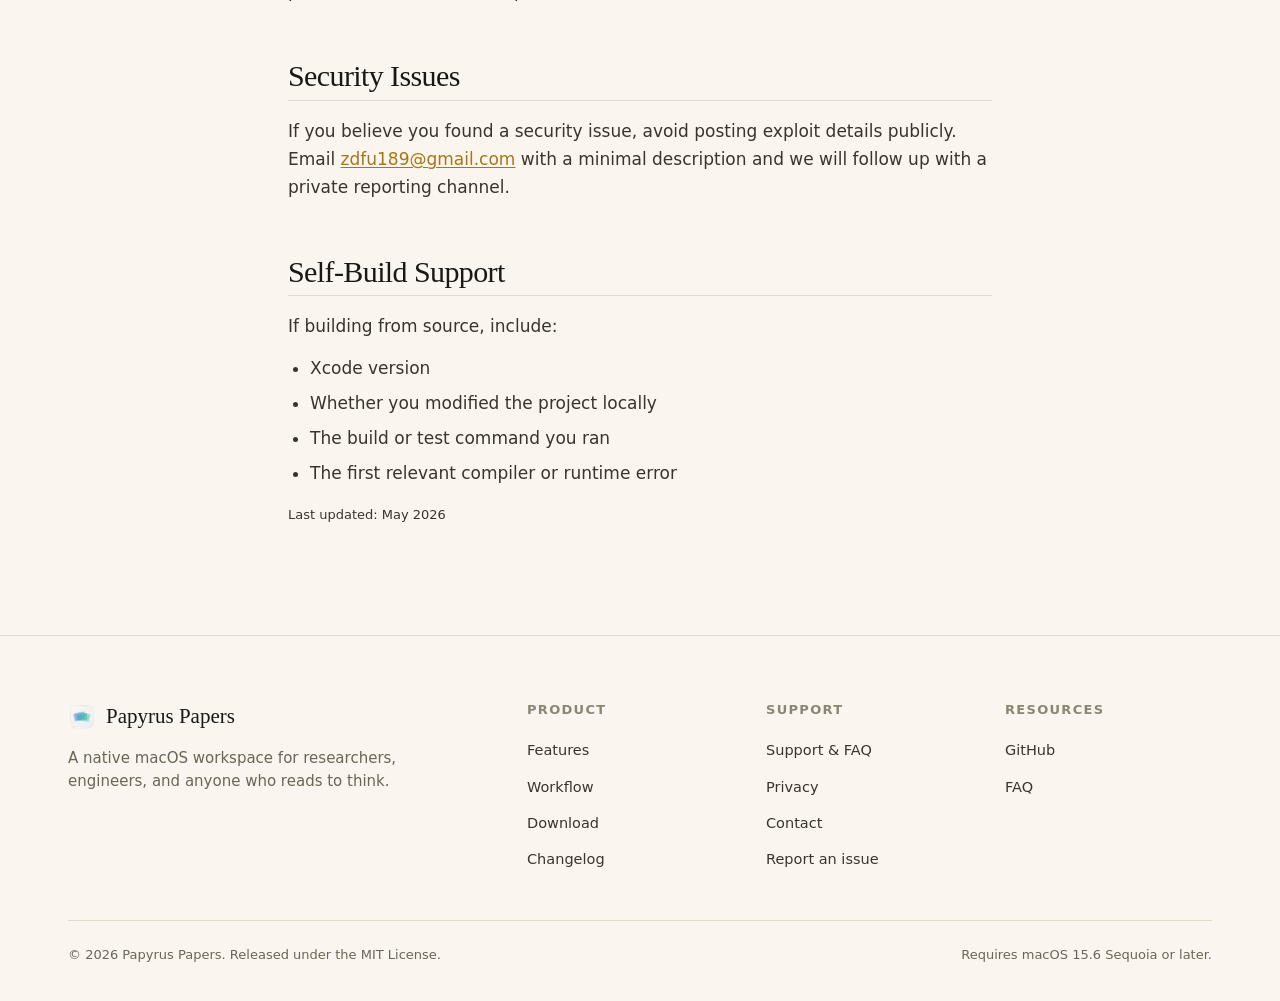
<file: support.html>
<!doctype html>
<html lang="en">
<head>
  <meta charset="utf-8">
  <meta name="viewport" content="width=device-width, initial-scale=1">
  <title>Support — Papyrus Papers</title>
  <meta name="description" content="Support and frequently asked questions for Papyrus Papers.">
  <link rel="icon" href="assets/icon.svg" type="image/svg+xml">
  <link rel="stylesheet" href="assets/styles.css">
</head>
<body>

<script>
  (function(){ var t = localStorage.getItem('pp-theme'); if (t) document.documentElement.setAttribute('data-theme', t); })();
</script>

<nav class="nav">
  <div class="nav__inner">
    <a href="./index.html" class="nav__brand">
      <img src="assets/icon.svg" alt="">
      Papyrus Papers
    </a>
    <ul class="nav__links">
      <li class="hide-mobile"><a href="index.html#features">Features</a></li>
      <li class="hide-mobile"><a href="support.html">Support</a></li>
      <li class="hide-mobile"><a href="privacy.html">Privacy</a></li>
      <li><a href="download.html" class="nav__download">Download</a></li>
      <li>
        <button class="nav__theme" id="themeToggle" aria-label="Toggle theme">
          <svg class="icon-moon" viewBox="0 0 24 24" fill="none" stroke="currentColor" stroke-width="2" stroke-linecap="round" stroke-linejoin="round"><path d="M21 12.79A9 9 0 1 1 11.21 3 7 7 0 0 0 21 12.79z"/></svg>
          <svg class="icon-sun" viewBox="0 0 24 24" fill="none" stroke="currentColor" stroke-width="2" stroke-linecap="round" stroke-linejoin="round"><circle cx="12" cy="12" r="4"/><path d="M12 2v2M12 20v2M4.93 4.93l1.41 1.41M17.66 17.66l1.41 1.41M2 12h2M20 12h2M4.93 19.07l1.41-1.41M17.66 6.34l1.41-1.41"/></svg>
        </button>
      <li class="nav__hamburger-li">
        <button class="nav__hamburger" id="navHamburger" type="button" aria-label="Open navigation menu" aria-expanded="false" aria-controls="navMobilePanel">
          <svg class="icon-menu" viewBox="0 0 24 24" fill="none" stroke="currentColor" stroke-width="2" stroke-linecap="round"><path d="M4 7h16M4 12h16M4 17h16"/></svg>
          <svg class="icon-close" viewBox="0 0 24 24" fill="none" stroke="currentColor" stroke-width="2" stroke-linecap="round"><path d="M6 6l12 12M18 6L6 18"/></svg>
        </button>
      </li>
    </ul>
  </div>
  <div class="nav__mobile-panel" id="navMobilePanel" hidden></div>
</nav>

<header class="page-header">
  <div class="container container--narrow">
    <span class="eyebrow">Support &amp; FAQ</span>
    <h1 class="display" style="margin-top: 22px;">How can we<br><em>help today?</em></h1>
    <p class="text-secondary" style="margin-top: 18px; font-size: 17px;">Common questions, troubleshooting, and how to file a good bug report.</p>
  </div>
</header>

<main class="page-content">
  <div class="container container--narrow">

    <div class="card">
      <p><strong>Bug reports and feature requests:</strong> <a href="https://github.com/zendax673/papyrus-release/issues" target="_blank" rel="noopener">github.com/zendax673/papyrus-release/issues</a></p>
      <p><strong>Email:</strong> <a href="mailto:zdfu189@gmail.com">zdfu189@gmail.com</a></p>
      <p>Before opening an issue, check the in-app Help screens, the FAQ below, and the latest <a href="https://github.com/zendax673/papyrus-release/blob/main/CHANGELOG.md" target="_blank" rel="noopener">Changelog</a>.</p>
    </div>

    <div class="toc" aria-label="Quick links">
      <a href="#faq">FAQ</a>
      <a href="#bug">Filing a bug</a>
      <a href="#logs">Logs &amp; diagnostics</a>
      <a href="#sensitive">Sensitive data</a>
      <a href="#security">Security</a>
      <a href="#self-build">Self-build</a>
    </div>

    <h2 id="faq">Frequently Asked Questions</h2>

    <h3>Is Papyrus Papers cloud-first?</h3>
    <p>No. Papyrus Papers is local-first. Your library database, imported PDFs, notes, search indexes, and backups live on your Mac unless you explicitly export, share, or sync them.</p>

    <h3>What is the difference between Copy Into Library and Keep PDFs In Place?</h3>
    <p><strong>Copy Into Library</strong> copies the PDF into the managed library storage. <strong>Keep PDFs In Place</strong> leaves the file where it already lives and stores a security-scoped bookmark. Use Copy if you want Papyrus Papers to own the file lifecycle; use Keep if you already manage PDFs in Finder or a synced folder.</p>

    <h3>Does Papyrus Papers upload my PDFs automatically?</h3>
    <p>No. Papyrus Papers only sends files off your Mac when you explicitly enable WebDAV sync, share via the macOS share sheet, or export. Metadata lookup sends identifiers and queries, not your library.</p>

    <h3>Which metadata services does Papyrus Papers use?</h3>
    <p>Crossref and OpenAlex for DOI lookup, title repair, and metadata completion. arXiv identifiers are extracted from PDF text. Papyrus Papers also reads embedded XMP metadata directly from PDFs (no network). The resolver registry is pluggable, so additional sources can be added without code changes.</p>

    <h3>Where is the library stored?</h3>
    <p>Under <code>~/Library/Group Containers/group.com.zhendafu.Papyrus/Library/Application Support/</code>. Managed PDFs and the full-text index live in the same App Group container.</p>

    <h3>Does Papyrus Papers keep backups?</h3>
    <p>Yes. Rolling local database backups, up to seven snapshots. You can also trigger a manual backup from Settings.</p>

    <h3>How does sync work?</h3>
    <p>The built-in sync path is WebDAV. You choose the server, username, password, and remote folder. Papyrus Papers can also coexist with folders synced by other tools.</p>

    <h3>Does Papyrus Papers need an account?</h3>
    <p>No Papyrus Papers account is required.</p>

    <h3>Does Papyrus Papers include AI features?</h3>
    <p>On supported Macs and locales, Papyrus Papers can call Apple's system language-model APIs (Foundation Models) for background metadata synthesis when an enrichment source returns ambiguous or partial data. Nothing in Papyrus Papers requires AI to function — every user-facing feature works without it, and enrichment falls back to non-AI heuristics on unsupported hardware.</p>

    <h3>Does Papyrus Papers index my library in Spotlight?</h3>
    <p>Yes. Core Spotlight integration lets papers appear in macOS system search. This is local, not a cloud service.</p>

    <h2 id="bug">Filing a Bug Report</h2>
    <p>Include enough detail to reproduce the problem:</p>
    <ul>
      <li>macOS version</li>
      <li>Papyrus Papers version, commit hash, or build date</li>
      <li>Whether the PDF was copied into the library or kept in place</li>
      <li>Step-by-step reproduction instructions</li>
      <li>Whether sync, export, or metadata enrichment were involved</li>
      <li>Screenshots or screen recordings when helpful</li>
    </ul>

    <h2 id="logs">Logs and Diagnostics</h2>
    <p>Papyrus Papers writes to the macOS unified logging system. A relevant Console excerpt can help when reporting runtime issues. Also useful:</p>
    <ul>
      <li>Whether automatic backups were enabled</li>
      <li>Whether the issue persists after restarting</li>
      <li>Whether it affects one paper, one project, or the whole library</li>
    </ul>

    <h2 id="sensitive">Sensitive Data</h2>
    <p>Do not post secrets or private material in a public issue. Avoid including WebDAV passwords, OAuth tokens, private server URLs, or confidential PDFs.</p>

    <h2 id="security">Security Issues</h2>
    <p>If you believe you found a security issue, avoid posting exploit details publicly. Email <a href="mailto:zdfu189@gmail.com">zdfu189@gmail.com</a> with a minimal description and we will follow up with a private reporting channel.</p>

    <h2 id="self-build">Self-Build Support</h2>
    <p>If building from source, include:</p>
    <ul>
      <li>Xcode version</li>
      <li>Whether you modified the project locally</li>
      <li>The build or test command you ran</li>
      <li>The first relevant compiler or runtime error</li>
    </ul>

    <p class="updated-date">Last updated: May 2026</p>
  </div>
</main>

<footer class="footer">
  <div class="footer__inner">
    <div class="footer__top">
      <div>
        <div class="footer__brand"><img src="assets/icon.svg" alt="">Papyrus Papers</div>
        <p class="footer__tagline">A native macOS workspace for researchers, engineers, and anyone who reads to think.</p>
      </div>
      <div class="footer__links">
        <div class="footer__col">
          <h4>Product</h4>
          <ul>
            <li><a href="index.html#features">Features</a></li>
            <li><a href="index.html#workflow">Workflow</a></li>
            <li><a href="download.html">Download</a></li>
            <li><a href="https://github.com/zendax673/papyrus-release/blob/main/CHANGELOG.md" target="_blank" rel="noopener">Changelog</a></li>
          </ul>
        </div>
        <div class="footer__col">
          <h4>Support</h4>
          <ul>
            <li><a href="support.html">Support &amp; FAQ</a></li>
            <li><a href="privacy.html">Privacy</a></li>
            <li><a href="mailto:zdfu189@gmail.com">Contact</a></li>
            <li><a href="https://github.com/zendax673/papyrus-release/issues" target="_blank" rel="noopener">Report an issue</a></li>
          </ul>
        </div>
        <div class="footer__col">
          <h4>Resources</h4>
          <ul>
            <li><a href="https://github.com/zendax673/papyrus-release" target="_blank" rel="noopener">GitHub</a></li>
            <li><a href="https://github.com/zendax673/papyrus-release/blob/main/FAQ.md" target="_blank" rel="noopener">FAQ</a></li>
          </ul>
        </div>
      </div>
    </div>
    <div class="footer__bottom">
      <p class="footer__copy">© 2026 Papyrus Papers. Released under the MIT License.</p>
      <p class="footer__req">Requires macOS 15.6 Sequoia or later.</p>
    </div>
  </div>
</footer>

<div class="tweaks-panel" id="tweaksPanel">
  <div class="tweaks-panel__title"><span>Tweaks</span><button class="tweaks-panel__close" id="tweaksClose" aria-label="Close">×</button></div>
  <div class="tweaks-row">
    <span class="tweaks-row__label">Theme</span>
    <div class="tweaks-seg" id="themeSeg">
      <button data-theme="light">Light</button>
      <button data-theme="dark">Dark</button>
      <button data-theme="system">System</button>
    </div>
  </div>
</div>

<script>
(function(){
  var root = document.documentElement;
  function applyTheme(t){
    if (t === 'system') {
      root.removeAttribute('data-theme');
      localStorage.removeItem('pp-theme');
      var prefers = window.matchMedia('(prefers-color-scheme: dark)').matches ? 'dark' : 'light';
      root.setAttribute('data-theme', prefers);
      localStorage.setItem('pp-theme-mode', 'system');
    } else {
      root.setAttribute('data-theme', t);
      localStorage.setItem('pp-theme', t);
      localStorage.setItem('pp-theme-mode', t);
    }
    syncThemeUI();
  }
  function syncThemeUI(){
    var mode = localStorage.getItem('pp-theme-mode') || (root.getAttribute('data-theme') || 'light');
    document.querySelectorAll('#themeSeg button').forEach(function(b){ b.classList.toggle('is-active', b.dataset.theme === mode); });
  }
  document.getElementById('themeToggle').addEventListener('click', function(){
    var explicit = root.getAttribute('data-theme');
    var effective = explicit
      || (window.matchMedia('(prefers-color-scheme: dark)').matches ? 'dark' : 'light');
    applyTheme(effective === 'dark' ? 'light' : 'dark');
  });
  var seg = document.getElementById('themeSeg');
  if (seg) seg.addEventListener('click', function(e){
    var b = e.target.closest('button[data-theme]'); if (!b) return;
    applyTheme(b.dataset.theme);
  });
  syncThemeUI();
  var panel = document.getElementById('tweaksPanel');
  window.addEventListener('message', function(e){
    if (!e.data || !e.data.type) return;
    if (e.data.type === '__activate_edit_mode')   panel.classList.add('is-open');
    if (e.data.type === '__deactivate_edit_mode') panel.classList.remove('is-open');
  });
  document.getElementById('tweaksClose').addEventListener('click', function(){
    panel.classList.remove('is-open');
    window.parent.postMessage({type:'__edit_mode_dismissed'}, '*');
  });
  window.parent.postMessage({type:'__edit_mode_available'}, '*');
  // __papyrusMobileNavInit

  // Mobile nav hamburger: clone .hide-mobile links into the panel and toggle
  (function(){
    var nav = document.querySelector('.nav');
    var btn = document.getElementById('navHamburger');
    var panel = document.getElementById('navMobilePanel');
    if (!nav || !btn || !panel) return;
    // Populate panel from existing nav__links .hide-mobile items so links
    // stay in one place (no duplicate hardcoding per page).
    document.querySelectorAll('.nav__links .hide-mobile a').forEach(function(a){
      panel.appendChild(a.cloneNode(true));
    });
    function close(){
      nav.classList.remove('is-menu-open');
      panel.hidden = true;
      btn.setAttribute('aria-expanded','false');
    }
    btn.addEventListener('click', function(){
      var open = nav.classList.toggle('is-menu-open');
      panel.hidden = !open;
      btn.setAttribute('aria-expanded', open ? 'true' : 'false');
    });
    panel.addEventListener('click', function(e){ if (e.target.tagName === 'A') close(); });
    document.addEventListener('keydown', function(e){ if (e.key === 'Escape') close(); });
    // Close if viewport grows past mobile breakpoint while menu is open.
    window.matchMedia('(min-width: 721px)').addEventListener('change', function(e){
      if (e.matches) close();
    });
  })();

})();
</script>
</body>
</html>
</file>
<file: assets/styles.css>
/* ===== Papyrus Papers — Editorial / Apple-marketing polish ===== */

/* Tokens */
:root {
  --paper:        #faf6ef;     /* warm cream */
  --paper-mid:    #f3ecdf;
  --paper-deep:   #ece2cf;
  --paper-card:   #ffffff;
  --ink:          #1a1814;     /* near-black, warm */
  --ink-soft:     #3a342a;
  --ink-mute:     #6b6557;
  --ink-faint:    #8c8576;
  --rule:         #e3dccb;
  --rule-soft:    #efe9da;

  --gold:         #c8922a;
  --gold-deep:    #a87715;
  --gold-soft:    #f0d693;
  --gold-tint:    #f7eccb;

  --blue:         #2860c2;
  --blue-deep:    #1d4aa3;

  --green:        #2da64f;
  --purple:       #7b61d1;
  --rose:         #d9457e;
  --teal:         #1e9eb3;
  --orange:       #e8861f;

  --shadow-1: 0 1px 2px rgba(40,30,15,.05), 0 4px 16px rgba(40,30,15,.06);
  --shadow-2: 0 6px 18px rgba(40,30,15,.08), 0 24px 60px rgba(40,30,15,.12);
  --shadow-3: 0 30px 80px rgba(40,30,15,.18);

  --radius-sm: 8px;
  --radius:    12px;
  --radius-lg: 18px;
  --radius-xl: 28px;

  --serif-display:
    "New York",
    "New York Display",
    "Iowan Old Style",
    "Source Serif 4",
    "Palatino",
    "Georgia",
    serif;

  --serif:
    "Source Serif 4",
    "Iowan Old Style",
    "Palatino",
    "Georgia",
    serif;

  --sans:  -apple-system, BlinkMacSystemFont, "SF Pro Text", "Helvetica Neue", "Inter", system-ui, sans-serif;
  --mono:  "SF Mono", "JetBrains Mono", ui-monospace, Menlo, Consolas, monospace;
}

[data-theme="dark"] {
  --paper:      #15130f;
  --paper-mid:  #1c1a16;
  --paper-deep: #221f1a;
  --paper-card: #1e1c17;
  --ink:        #f3eedc;
  --ink-soft:   #d9d2bd;
  --ink-mute:   #a39d8c;
  --ink-faint:  #75705f;
  --rule:       #2a2620;
  --rule-soft:  #221f1a;

  --gold:       #e0a838;
  --gold-deep:  #f0c46a;
  --gold-soft:  #4a3a1f;
  --gold-tint:  #2c2415;

  --shadow-1: 0 1px 2px rgba(0,0,0,.4), 0 4px 16px rgba(0,0,0,.4);
  --shadow-2: 0 6px 18px rgba(0,0,0,.45), 0 24px 60px rgba(0,0,0,.55);
  --shadow-3: 0 30px 80px rgba(0,0,0,.6);
}

@media (prefers-color-scheme: dark) {
  :root:not([data-theme]) {
    color-scheme: dark;
  }
}

* { box-sizing: border-box; }
html, body { margin: 0; padding: 0; }
html { scroll-behavior: smooth; }
body {
  font-family: var(--sans);
  background: var(--paper);
  color: var(--ink);
  font-size: 17px;
  line-height: 1.55;
  -webkit-font-smoothing: antialiased;
  text-rendering: optimizeLegibility;
  font-feature-settings: "ss01", "kern";
}
a { color: inherit; text-decoration: none; }
a:hover { color: var(--gold-deep); }
img, svg { max-width: 100%; display: block; }

/* Typography */
h1, h2, h3, h4, h5, h6 { margin: 0; font-family: var(--serif); font-weight: 500; letter-spacing: -0.012em; color: var(--ink); }
h1 { font-size: clamp(48px, 7vw, 96px); line-height: 0.96; letter-spacing: -0.025em; }
h2 { font-size: clamp(36px, 4.6vw, 64px); line-height: 1.02; letter-spacing: -0.02em; }
h3 { font-size: 22px; line-height: 1.25; letter-spacing: -0.01em; font-family: var(--sans); font-weight: 600; }
h4 { font-size: 17px; font-family: var(--sans); font-weight: 600; letter-spacing: -0.005em; }
em  { font-style: italic; color: var(--gold-deep); font-feature-settings: "ss01"; }
p   { margin: 0; }

.display { font-family: var(--serif-display); }
.eyebrow, .section-eyebrow {
  display: inline-block;
  font-family: var(--sans);
  font-size: 13px;
  font-weight: 500;
  letter-spacing: 0.14em;
  text-transform: uppercase;
  color: var(--gold-deep);
  padding: 6px 12px;
  border: 1px solid var(--rule);
  border-radius: 999px;
  background: var(--paper-card);
  white-space: nowrap;
  max-width: 100%;
  overflow: hidden;
  text-overflow: ellipsis;
}

.container { width: 100%; max-width: 1200px; margin: 0 auto; padding: 0 28px; }
.container--narrow { max-width: 760px; }
.text-center { text-align: center; }
.text-secondary { color: var(--ink-mute); }
.hide-mobile { display: inline-flex; }

/* ===== Nav ===== */
.nav {
  position: sticky; top: 0; z-index: 100;
  background: color-mix(in oklab, var(--paper) 80%, transparent);
  backdrop-filter: saturate(140%) blur(18px);
  -webkit-backdrop-filter: saturate(140%) blur(18px);
  border-bottom: 1px solid var(--rule);
}
.nav__inner {
  max-width: 1200px; margin: 0 auto;
  display: flex; align-items: center; justify-content: space-between;
  padding: 14px 28px;
}
.nav__brand {
  display: inline-flex; align-items: center; gap: 10px;
  font-family: var(--serif-display);
  font-size: 19px; font-weight: 500;
  letter-spacing: -0.02em;
  line-height: 1.05;
  font-optical-sizing: auto;
  font-variation-settings: "wght" 450;
  color: var(--ink-strong, var(--ink));
}
.nav__brand img { width: 28px; height: 28px; }
.nav__links {
  list-style: none; margin: 0; padding: 0;
  display: flex; align-items: center; gap: 6px;
}
.nav__links a {
  display: inline-block;
  padding: 8px 12px;
  font-size: 14.5px;
  color: var(--ink-soft);
  border-radius: 8px;
}
.nav__links a:hover { color: var(--ink); background: var(--paper-mid); }
.nav__download {
  background: var(--ink) !important;
  color: var(--paper) !important;
  padding: 9px 16px !important;
  border-radius: 999px !important;
  font-weight: 500;
}
.nav__download:hover { background: var(--gold-deep) !important; color: #fff !important; }
.nav__theme {
  width: 36px; height: 36px;
  border-radius: 999px;
  border: 1px solid var(--rule);
  background: var(--paper-card);
  color: var(--ink-soft);
  cursor: pointer;
  display: inline-flex; align-items: center; justify-content: center;
  margin-left: 4px;
}
.nav__theme:hover { color: var(--ink); border-color: var(--ink-faint); }
.nav__theme svg { width: 16px; height: 16px; }
.nav__theme .icon-sun { display: none; }
.nav__theme .icon-moon { display: block; }
[data-theme="dark"] .nav__theme .icon-sun { display: block; }
[data-theme="dark"] .nav__theme .icon-moon { display: none; }

/* ===== Mobile hamburger menu =====
 * Desktop: hidden. Mobile (≤720px): replaces the inline links.
 * Tap → slides down a panel populated by JS from the .hide-mobile items
 * (Features / Workflow / Support / Privacy). Download + theme stay
 * always-visible inline so the most common actions don't need a tap. */
.nav__hamburger-li { display: none !important; }
.nav__hamburger {
  width: 36px; height: 36px;
  border-radius: 999px;
  border: 1px solid var(--rule);
  background: var(--paper-card);
  color: var(--ink-soft);
  cursor: pointer;
  align-items: center;
  justify-content: center;
  display: inline-flex;
  margin-left: 4px;
}
.nav__hamburger:hover { color: var(--ink); border-color: var(--ink-faint); }
.nav__hamburger svg { width: 18px; height: 18px; }
.nav__hamburger .icon-close { display: none; }
.nav.is-menu-open .nav__hamburger .icon-menu  { display: none; }
.nav.is-menu-open .nav__hamburger .icon-close { display: block; }

.nav__mobile-panel {
  display: none;
  flex-direction: column;
  background: var(--paper);
  border-bottom: 1px solid var(--rule);
  padding: 6px 20px 14px;
  box-shadow: var(--shadow-1);
}
.nav__mobile-panel a {
  display: block;
  padding: 14px 8px;
  font-size: 17px;
  color: var(--ink);
  border-radius: 8px;
}
.nav__mobile-panel a + a { border-top: 1px solid var(--rule-soft); }
.nav__mobile-panel a:hover { background: var(--paper-mid); color: var(--gold-deep); }

@media (max-width: 720px) {
  .nav__hamburger-li { display: inline-flex !important; }
  .nav.is-menu-open .nav__mobile-panel { display: flex; }
}

/* ===== Buttons ===== */
.btn {
  display: inline-flex; align-items: center; gap: 10px;
  padding: 14px 22px;
  font-size: 15px; font-weight: 500;
  border-radius: 999px;
  border: 1px solid transparent;
  cursor: pointer;
  transition: transform .15s ease, background .2s ease, border-color .2s ease, color .2s ease;
  font-family: var(--sans);
}
.btn:hover { transform: translateY(-1px); }
.btn svg { width: 16px; height: 16px; }
.btn--primary { background: var(--ink); color: var(--paper); }
.btn--primary:hover { background: var(--gold-deep); color: #fff; }
.btn--outline {
  background: transparent; color: var(--ink);
  border-color: var(--rule);
}
.btn--outline:hover { border-color: var(--ink); }

/* Official Apple App Store badge.
 * Sized to Apple's "minimum 40px tall on the web" guideline (we use ~56px
 * to match the visual weight of the adjacent outline button). The lockup
 * comes in two SVGs — Black for light backgrounds, White for dark — and
 * swaps with the same theme rules used by the in-frame screenshots. */
.app-store-badge {
  display: inline-block;
  height: 56px;
  line-height: 0;
  border-radius: 9px;
  transition: transform .15s ease, opacity .15s ease;
}
.app-store-badge:hover { transform: translateY(-1px); opacity: 0.9; }
.app-store-badge__img {
  height: 100%;
  width: auto;
  display: block;
}
.app-store-badge__img.app-store-badge__img--dark { display: none; }
@media (prefers-color-scheme: dark) {
  :root:not([data-theme]) .app-store-badge__img.app-store-badge__img--light { display: none; }
  :root:not([data-theme]) .app-store-badge__img.app-store-badge__img--dark  { display: block; }
}
:root[data-theme="dark"]  .app-store-badge__img.app-store-badge__img--light { display: none; }
:root[data-theme="dark"]  .app-store-badge__img.app-store-badge__img--dark  { display: block; }
:root[data-theme="light"] .app-store-badge__img.app-store-badge__img--light { display: block; }
:root[data-theme="light"] .app-store-badge__img.app-store-badge__img--dark  { display: none; }

/* ===== Hero ===== */
.hero {
  max-width: 1280px;
  margin: 0 auto;
  padding: 80px 28px 40px;
  display: grid;
  grid-template-columns: minmax(0, 1fr);
  gap: 48px;
}
.hero__text { max-width: 880px; }
.hero__title { margin: 18px 0 26px; }
.hero__sub { font-size: 22px; line-height: 1.4; color: var(--ink-soft); max-width: 720px; }
.hero__sub-tight { font-size: 17px; line-height: 1.5; color: var(--ink-mute); margin-top: 14px; max-width: 660px; }
.hero__actions { margin-top: 32px; display: flex; flex-wrap: wrap; gap: 12px; align-items: center; }
/* Hero visual: 3-column grid so annotations live in their own breathing
 * margins on the left and right of the centred screenshot, instead of
 * being crammed into the cream gradient padding. The visual itself
 * still gets ~60% of the width so it stays the centrepiece. */
.hero__visual {
  width: 100%;
  display: grid;
  grid-template-columns: minmax(0, 1fr) minmax(0, 3fr) minmax(0, 1fr);
  gap: clamp(24px, 3vw, 56px);
  align-items: center;
}
.hero__visual-frame {
  background: linear-gradient(180deg, var(--paper-mid), var(--paper-deep));
  border-radius: var(--radius-xl);
  padding: clamp(20px, 4vw, 56px);
  box-shadow: var(--shadow-2);
  border: 1px solid var(--rule);
  position: relative;
}

/* Apple-style hero annotations: italic serif notes flanking the screenshot,
 * each naming a part of the window. Two stacked on each side, generously
 * spaced. Below 1024px the visual goes full width and annotations slip
 * into a 4-up grid below; ≤640px collapses to 2-up. */
.hero-anns {
  display: flex;
  flex-direction: column;
  gap: clamp(40px, 7vw, 88px);
}
.hero-anns--right { text-align: right; }

.hero-ann__eyebrow {
  display: inline-block;
  font-family: var(--sans);
  font-size: 11px;
  font-weight: 600;
  letter-spacing: 0.18em;
  text-transform: uppercase;
  color: var(--gold-deep);
  margin-bottom: 12px;
  padding-bottom: 8px;
  border-bottom: 1px solid var(--rule);
}
.hero-ann p {
  margin: 0;
  font-family: var(--serif);
  font-size: 16px;
  line-height: 1.55;
  color: var(--ink-soft);
}
.hero-ann em {
  font-style: italic;
  color: var(--gold-deep);
}

@media (max-width: 1024px) {
  .hero__visual {
    grid-template-columns: minmax(0, 1fr);
    gap: 36px;
  }
  .hero-anns {
    flex-direction: row;
    flex-wrap: wrap;
    gap: 28px 36px;
  }
  .hero-anns > * {
    flex: 1 1 240px;
    min-width: 0;
  }
  .hero-anns--right { text-align: left; }
}
@media (max-width: 560px) {
  .hero-anns { flex-direction: column; gap: 24px; }
  .hero-ann__eyebrow { margin-bottom: 8px; padding-bottom: 6px; }
  .hero-ann p { font-size: 15px; }
}

/* ===== Hero shot — full-width screenshot below hero text ===== */
.hero__shot {
  margin: 0;
  padding: 0;
}

/* ===== Hero callouts strip ===== */
.callouts {
  max-width: 1280px;
  margin: 64px auto 0;
  padding: 56px 32px 24px;
  border-top: 1px solid var(--rule);
}
.callouts__inner {
  display: grid;
  grid-template-columns: repeat(4, 1fr);
  gap: 40px;
}
.callout {
  display: flex;
  flex-direction: column;
  gap: 10px;
}
.callout__num {
  font-family: var(--serif);
  font-style: italic;
  font-size: 18px;
  color: var(--gold-deep);
  letter-spacing: 0.02em;
}
.callout__label {
  font-family: var(--sans);
  font-size: 15px;
  font-weight: 600;
  color: var(--ink);
  letter-spacing: -0.005em;
  margin: 0;
  line-height: 1.3;
}
.callout__desc {
  font-size: 14px;
  line-height: 1.55;
  color: var(--ink-mute);
  margin: 0;
}
@media (max-width: 1000px) {
  .callouts__inner { grid-template-columns: repeat(2, 1fr); gap: 32px; }
}
@media (max-width: 600px) {
  .callouts { padding: 40px 20px 16px; margin-top: 40px; }
  .callouts__inner { grid-template-columns: 1fr; gap: 24px; }
}

/* Hero entry animation */
@keyframes pp-up { from { opacity: 0; transform: translateY(14px); } to { opacity: 1; transform: none; } }
.hero-a1, .hero-a2, .hero-a3, .hero-a4, .hero-a5 { animation: pp-up .9s cubic-bezier(.2,.7,.2,1) both; }
.hero-a2 { animation-delay: .08s; }
.hero-a3 { animation-delay: .18s; }
.hero-a4 { animation-delay: .28s; }
.hero-a5 { animation-delay: .36s; }
@media (prefers-reduced-motion: reduce) {
  .hero-a1, .hero-a2, .hero-a3, .hero-a4, .hero-a5 { animation: none; }
}

/* ===== Mock window (library) ===== */
.mock-window {
  background: var(--paper-card);
  border-radius: 14px;
  border: 1px solid var(--rule);
  box-shadow: var(--shadow-2);
  overflow: hidden;
}
.mock-titlebar {
  display: flex; align-items: center; gap: 8px;
  padding: 10px 14px;
  background: linear-gradient(180deg, var(--paper-mid), var(--paper-deep));
  border-bottom: 1px solid var(--rule);
  position: relative;
}
.mock-titlebar__dot {
  width: 12px; height: 12px; border-radius: 50%;
  display: inline-block;
  border: 0.5px solid rgba(0,0,0,.15);
}
.mock-titlebar__dot--r { background: #ff5f57; }
.mock-titlebar__dot--y { background: #febc2e; }
.mock-titlebar__dot--g { background: #28c840; }
.mock-titlebar__title {
  position: absolute; left: 0; right: 0; text-align: center;
  font-size: 12.5px; color: var(--ink-mute); pointer-events: none;
  font-family: var(--sans);
}
.mock-body {
  display: grid;
  grid-template-columns: 200px 1fr 240px;
  min-height: 460px;
}
.mock-sidebar {
  background: var(--paper-mid);
  border-right: 1px solid var(--rule);
  padding: 14px 10px;
  font-size: 12.5px;
}
.mock-sidebar__group {
  text-transform: uppercase; letter-spacing: 0.08em; font-size: 10px;
  color: var(--ink-faint); padding: 12px 8px 6px;
}
.mock-sidebar__item {
  display: flex; align-items: center; gap: 8px;
  padding: 6px 8px; border-radius: 6px; color: var(--ink-soft);
}
.mock-sidebar__item.is-active { background: var(--gold-tint); color: var(--ink); }
.sb-dot { width: 8px; height: 8px; border-radius: 50%; flex: none; }
.mock-list {
  border-right: 1px solid var(--rule);
  padding: 0;
  background: var(--paper-card);
}
.mock-list__row {
  padding: 14px 18px;
  border-bottom: 1px solid var(--rule-soft);
}
.mock-list__row.is-active {
  background: linear-gradient(180deg, var(--gold-tint), color-mix(in oklab, var(--gold-tint) 60%, var(--paper-card)));
  border-left: 3px solid var(--gold);
  padding-left: 15px;
}
.mock-list__title { font-family: var(--serif); font-size: 15.5px; line-height: 1.2; }
.mock-list__authors { font-size: 12px; color: var(--ink-mute); margin-top: 4px; }
.mock-list__chips { display: flex; flex-wrap: wrap; gap: 6px; margin-top: 8px; }
.mock-chip {
  display: inline-block;
  padding: 2px 8px;
  border-radius: 4px;
  font-size: 10.5px;
  background: var(--paper-mid);
  color: var(--ink-mute);
  border: 1px solid var(--rule);
}
.mock-chip--gold { background: var(--gold-tint); color: var(--gold-deep); border-color: var(--gold-soft); }
.mock-chip--purple { background: color-mix(in oklab, var(--purple) 15%, var(--paper-card)); color: var(--purple); border-color: color-mix(in oklab, var(--purple) 30%, transparent); }
.mock-chip--green { background: color-mix(in oklab, var(--green) 15%, var(--paper-card)); color: var(--green); border-color: color-mix(in oklab, var(--green) 30%, transparent); }
.mock-detail {
  padding: 18px;
  background: var(--paper-card);
}
.mock-detail h5 { font-family: var(--serif); font-size: 17px; line-height: 1.2; margin: 0; font-weight: 500; }
.mock-detail .meta { font-size: 11.5px; color: var(--ink-mute); margin-top: 4px; }
.mock-detail .field { margin-top: 16px; }
.field-label { font-size: 10.5px; letter-spacing: 0.08em; text-transform: uppercase; color: var(--ink-faint); margin-bottom: 6px; }
.skel { height: 6px; border-radius: 3px; background: var(--rule); margin-bottom: 6px; }
.skel.w90 { width: 90%; }
.skel.w70 { width: 70%; }
.skel.w50 { width: 50%; }

/* Reader mock */
.mock-body--reader { grid-template-columns: 1fr 1fr; min-height: 520px; }
.mock-pdf {
  background: #f7f3ea;
  padding: 24px;
  border-right: 1px solid var(--rule);
  overflow: hidden;
}
[data-theme="dark"] .mock-pdf { background: #1a1814; }
.mock-pdf__page {
  background: var(--paper-card);
  padding: 24px;
  border-radius: 4px;
  box-shadow: var(--shadow-1);
  border: 1px solid var(--rule);
  height: 100%;
}
.mock-pdf__page h6 { font-family: var(--serif); font-size: 14px; margin: 0 0 4px; }
.pdf-meta { font-size: 9px; color: var(--ink-mute); margin-bottom: 14px; }
.pdf-h2 { font-family: var(--serif); font-size: 11px; font-weight: 600; margin: 12px 0 6px; }
.pdf-line { height: 5px; border-radius: 2px; background: var(--rule); margin-bottom: 5px; }
.pdf-line.h-yellow { background: color-mix(in oklab, #ffd84d 80%, transparent); }
.pdf-line.h-warm { background: color-mix(in oklab, var(--gold) 35%, var(--rule)); }
.pdf-line.w95 { width: 95%; } .pdf-line.w90 { width: 90%; }
.pdf-line.w80 { width: 80%; } .pdf-line.w70 { width: 70%; }
.mock-notes {
  background: var(--paper-card);
  padding: 24px;
}
.mock-notes h6 { font-family: var(--serif); font-size: 13.5px; margin: 0 0 14px; color: var(--ink-soft); }
.note-line { height: 5px; border-radius: 2px; background: var(--rule); margin-bottom: 6px; }
.note-line.w90 { width: 90%; } .note-line.w70 { width: 70%; }
.note-block {
  background: var(--paper-mid);
  border-left: 2px solid var(--gold);
  padding: 10px 12px;
  margin: 10px 0 12px;
  font-family: var(--mono);
  font-size: 11px;
  color: var(--ink-soft);
  border-radius: 0 6px 6px 0;
  white-space: pre-line;
  line-height: 1.5;
}

/* ===== Sections ===== */
.section { padding: 100px 0; }
.section--white { background: var(--paper-card); }
.section--cream { background: var(--paper); }
.section--cream-mid { background: var(--paper-mid); }
.section--ink { background: var(--ink); color: var(--paper); }
.section--ink h2, .section--ink .section-title { color: var(--paper); }
.section--ink em { color: var(--gold-deep); }
.section--ink .section-eyebrow { background: color-mix(in oklab, var(--paper) 8%, transparent); color: var(--gold-deep); border-color: color-mix(in oklab, var(--paper) 18%, transparent); }
.section--ink .section-desc { color: color-mix(in oklab, var(--paper) 70%, transparent); }

.section-header { max-width: 760px; margin: 0 0 56px; }
.section-header.text-center, .section .section-header { text-align: left; }
.section-header { text-align: left; }
.section .text-center .section-header { text-align: center; margin-left: auto; margin-right: auto; }
.section-title { margin-top: 18px; font-family: var(--serif-display);}
.section-desc { margin-top: 22px; font-size: 19px; color: var(--ink-mute); line-height: 1.5; max-width: 620px; }

/* ===== Reveal ===== */
.reveal { opacity: 0; transform: translateY(18px); transition: opacity .8s ease, transform .8s cubic-bezier(.2,.7,.2,1); }
.reveal.is-visible { opacity: 1; transform: none; }
.reveal-d1 { transition-delay: .08s; }
.reveal-d2 { transition-delay: .16s; }
.reveal-d3 { transition-delay: .24s; }
@media (prefers-reduced-motion: reduce) {
  .reveal { opacity: 1; transform: none; transition: none; }
}

/* ===== Pillars ===== */
.pillars-grid {
  display: grid;
  grid-template-columns: repeat(3, 1fr);
  gap: 24px;
  margin-top: 24px;
}
.pillar {
  background: var(--paper);
  border: 1px solid var(--rule);
  border-radius: var(--radius-lg);
  padding: 32px 28px;
  transition: transform .25s ease, box-shadow .25s ease;
}
.section--white .pillar { background: var(--paper); }
.pillar:hover { transform: translateY(-2px); box-shadow: var(--shadow-1); }
.pillar__icon {
  width: 44px; height: 44px;
  border-radius: 11px;
  background: var(--gold-tint);
  color: var(--gold-deep);
  display: inline-flex; align-items: center; justify-content: center;
  margin-bottom: 18px;
}
.pillar__icon svg { width: 22px; height: 22px; fill: none; stroke: currentColor; stroke-width: 1.8; stroke-linecap: round; stroke-linejoin: round; }
.pillar h3 { margin-bottom: 10px; }
.pillar p { color: var(--ink-mute); line-height: 1.55; font-size: 15.5px; }

/* ===== Feature rows ===== */
.feature-row {
  display: grid;
  grid-template-columns: minmax(0, 5fr) minmax(0, 6fr);
  gap: 80px;
  align-items: center;
}
.feature-row--rev { grid-template-columns: minmax(0, 6fr) minmax(0, 5fr); }
.feature-row--rev .feature-content { order: 2; }
.feature-row--rev .feature-image { order: 1; }
.feature-content .section-eyebrow { margin-bottom: 0; }
.feature-content .section-title { margin-top: 18px; font-size: clamp(34px, 4vw, 52px); }
.feature-content .section-desc { font-size: 18px; }
.feature-bullets {
  margin-top: 30px;
  display: flex; flex-direction: column; gap: 14px;
}
.feature-bullet { display: flex; gap: 14px; align-items: flex-start; }
.feature-bullet__dot {
  flex: none;
  width: 6px; height: 6px; border-radius: 50%;
  background: var(--gold);
  margin-top: 11px;
}
.feature-bullet p { color: var(--ink-soft); font-size: 16px; line-height: 1.5; }
.feature-image img {
  width: 100%; height: auto;
  border-radius: var(--radius-lg);
}

/* ===== Real app screenshots (in hero frame and feature rows) ===== */
.screenshot {
  width: 100%;
  height: auto;
  display: block;
  border-radius: 12px;
  border: 1px solid var(--rule);
  box-shadow: var(--shadow-2);
  background: var(--paper-card);
}
.hero__shot .screenshot { border-radius: 14px; }

/* Portrait-cropped detail screenshot (e.g. just the library sidebar
 * showing Smart Collections in close-up). Constrains height so the
 * tall image doesn't blow out the feature-row's vertical rhythm; lets
 * the rounded window corner still read as a real macOS window. */
.screenshot.screenshot--portrait {
  width: auto;
  height: auto;
  max-width: 100%;
  max-height: 620px;
  margin: 0 auto;
}

/* ===== Organization grid (Smart Collections / Projects / Folders) =====
 * Three side-by-side cards, each with its own real-app screenshot.
 * Mat-frame style: subtle cream pad around the screenshot so each card
 * looks like a curated specimen, not a raw clipping. */
.organization-grid {
  display: grid;
  grid-template-columns: repeat(3, minmax(0, 1fr));
  gap: 32px;
  margin-top: 56px;
}
.org-card {
  display: flex;
  flex-direction: column;
  gap: 22px;
}
.org-card__image {
  border-radius: var(--radius-lg);
  background: linear-gradient(180deg, var(--paper-mid), var(--paper-deep));
  border: 1px solid var(--rule);
  padding: 18px;
  overflow: hidden;
  box-shadow: var(--shadow-1);
}
.org-card__image .screenshot {
  border-radius: 8px;
  margin: 0;
}
.org-card__text h3 {
  margin-bottom: 10px;
  font-size: 20px;
}
.org-card__text p {
  color: var(--ink-mute);
  font-size: 15px;
  line-height: 1.55;
}
@media (max-width: 900px) {
  .organization-grid { grid-template-columns: 1fr; gap: 40px; }
}

/* ===== Screenshot zoom (Apple-style lightbox) =====
 * Each .screenshot lives in a host (.hero__visual-frame, .feature-image,
 * .org-card__image). JS marks the host with .screenshot-zoom-host and
 * appends a .screenshot-zoom-trigger button at the top-right; clicking
 * opens .screenshot-lightbox with the currently-visible variant. */
.screenshot-zoom-host { position: relative; }

.screenshot-zoom-trigger {
  position: absolute;
  top: 14px; right: 14px;
  width: 38px; height: 38px;
  display: inline-flex;
  align-items: center;
  justify-content: center;
  border-radius: 999px;
  border: 1px solid rgba(255, 255, 255, 0.18);
  background: rgba(20, 16, 10, 0.55);
  color: #fff;
  cursor: pointer;
  -webkit-backdrop-filter: blur(14px) saturate(140%);
  backdrop-filter: blur(14px) saturate(140%);
  opacity: 0;
  transform: translateY(-4px) scale(0.92);
  transition: opacity .2s ease, transform .2s cubic-bezier(.2,.7,.2,1), background .2s ease;
  z-index: 4;
  box-shadow: 0 4px 14px rgba(0,0,0,0.18);
}
.screenshot-zoom-trigger svg { width: 18px; height: 18px; }
.screenshot-zoom-host:hover .screenshot-zoom-trigger,
.screenshot-zoom-host:focus-within .screenshot-zoom-trigger { opacity: 1; transform: none; }
.screenshot-zoom-trigger:hover { background: rgba(0, 0, 0, 0.78); }
.screenshot-zoom-trigger:focus-visible {
  opacity: 1; transform: none;
  outline: 2px solid var(--gold);
  outline-offset: 2px;
}

/* Lightbox modal */
.screenshot-lightbox {
  position: fixed; inset: 0;
  background: rgba(15, 11, 6, 0.86);
  -webkit-backdrop-filter: blur(28px) saturate(140%);
  backdrop-filter: blur(28px) saturate(140%);
  display: flex;
  flex-direction: column;
  align-items: center;
  justify-content: center;
  padding: 7vh 6vw 9vh;
  gap: 18px;
  opacity: 0;
  pointer-events: none;
  transition: opacity .28s ease;
  z-index: 1000;
}
.screenshot-lightbox.is-open { opacity: 1; pointer-events: auto; }

.screenshot-lightbox__figure {
  margin: 0;
  display: flex;
  flex-direction: column;
  align-items: center;
  gap: 14px;
  max-width: 100%;
  max-height: 100%;
}
.screenshot-lightbox__figure img {
  max-width: 100%;
  max-height: 78vh;
  width: auto;
  height: auto;
  border-radius: 12px;
  box-shadow: 0 30px 80px rgba(0,0,0,.55), 0 6px 18px rgba(0,0,0,.35);
  background: var(--paper-card);
  transform: scale(.96);
  transition: transform .32s cubic-bezier(.2,.7,.2,1);
}
.screenshot-lightbox.is-open .screenshot-lightbox__figure img { transform: none; }

.screenshot-lightbox__caption {
  color: rgba(255, 255, 255, 0.78);
  font-size: 13.5px;
  line-height: 1.4;
  max-width: 720px;
  text-align: center;
  font-family: var(--sans);
}

.screenshot-lightbox__close {
  position: fixed;
  top: 22px; right: 22px;
  width: 44px; height: 44px;
  border-radius: 999px;
  border: 1px solid rgba(255, 255, 255, 0.16);
  background: rgba(255, 255, 255, 0.08);
  color: #fff;
  cursor: pointer;
  display: inline-flex;
  align-items: center;
  justify-content: center;
  -webkit-backdrop-filter: blur(20px);
  backdrop-filter: blur(20px);
  transition: background .2s ease, transform .2s ease;
}
.screenshot-lightbox__close:hover { background: rgba(255, 255, 255, 0.18); }
.screenshot-lightbox__close:focus-visible { outline: 2px solid var(--gold); outline-offset: 2px; }
.screenshot-lightbox__close svg { width: 20px; height: 20px; }

@media (prefers-reduced-motion: reduce) {
  .screenshot-zoom-trigger,
  .screenshot-lightbox,
  .screenshot-lightbox__figure img { transition: none; }
}

/* Theme-aware screenshot swap.
 * Use !important to win over any parent flex/grid display assignment
 * that might propagate through. Default = light visible / dark hidden;
 * an OS dark preference (with no manual override) flips them; a manual
 * data-theme attribute always wins. */
.screenshot.screenshot--light { display: block !important; }
.screenshot.screenshot--dark  { display: none  !important; }

@media (prefers-color-scheme: dark) {
  :root:not([data-theme]) .screenshot.screenshot--light { display: none  !important; }
  :root:not([data-theme]) .screenshot.screenshot--dark  { display: block !important; }
}

:root[data-theme="dark"]  .screenshot.screenshot--light { display: none  !important; }
:root[data-theme="dark"]  .screenshot.screenshot--dark  { display: block !important; }
:root[data-theme="light"] .screenshot.screenshot--light { display: block !important; }
:root[data-theme="light"] .screenshot.screenshot--dark  { display: none  !important; }

/* ===== Inverted-bg gold accents in dark mode =====
 * .section--ink and .dl-pricing flip background+text per theme:
 *   light → bg = --ink (dark),  text = --paper (cream)
 *   dark  → bg = --ink (cream), text = --paper (dark)
 * --gold-deep is calibrated for --paper bg; on the inverted bg in dark
 * mode the cream-ish ink bg meets the light-gold value of --gold-deep
 * with too little contrast. Force the deeper light-mode gold instead. */
:root[data-theme="dark"] .section--ink em,
:root[data-theme="dark"] .section--ink .section-eyebrow,
:root[data-theme="dark"] .spec-num em,
:root[data-theme="dark"] .dl-pricing em,
:root[data-theme="dark"] .dl-price-tag em {
  color: #a87715;
}
@media (prefers-color-scheme: dark) {
  :root:not([data-theme]) .section--ink em,
  :root:not([data-theme]) .section--ink .section-eyebrow,
  :root:not([data-theme]) .spec-num em,
  :root:not([data-theme]) .dl-pricing em,
  :root:not([data-theme]) .dl-price-tag em {
    color: #a87715;
  }
}

/* ===== Workflow steps ===== */
.workflow-steps {
  display: grid;
  grid-template-columns: repeat(3, 1fr);
  gap: 1px;
  background: var(--rule);
  border: 1px solid var(--rule);
  border-radius: var(--radius-lg);
  overflow: hidden;
  margin-top: 56px;
}
.workflow-step {
  background: var(--paper-card);
  padding: 36px 32px;
  min-height: 200px;
}
.workflow-step__num {
  font-family: var(--mono);
  font-size: 11px;
  letter-spacing: 0.16em;
  text-transform: uppercase;
  color: var(--gold-deep);
  margin-bottom: 18px;
}
.workflow-step h3 { font-family: var(--serif); font-weight: 500; font-size: 26px; margin-bottom: 10px; }
.workflow-step p { color: var(--ink-mute); font-size: 15px; line-height: 1.55; }

/* ===== Audience ===== */
.audience-grid {
  display: grid;
  grid-template-columns: repeat(4, 1fr);
  gap: 16px;
  margin-top: 56px;
}
.audience-card {
  padding: 28px 24px;
  background: var(--paper);
  border: 1px solid var(--rule);
  border-radius: var(--radius);
  transition: transform .25s ease, box-shadow .25s ease;
}
.audience-card:hover { transform: translateY(-2px); box-shadow: var(--shadow-1); }
.audience-card h4 { font-family: var(--serif); font-size: 19px; font-weight: 500; margin-bottom: 8px; }
.audience-card p { color: var(--ink-mute); font-size: 14.5px; line-height: 1.5; }

/* ===== Spec strip ===== */
.spec-strip {
  display: grid;
  grid-template-columns: repeat(4, 1fr);
  gap: 16px;
}
.spec-item {
  padding: 8px 16px 8px 0;
  border-left: 1px solid color-mix(in oklab, var(--paper) 18%, transparent);
  padding-left: 28px;
}
.spec-num {
  font-family: var(--serif-display);
  font-size: 64px;
  line-height: 1;
  letter-spacing: -0.03em;
  font-weight: 500;
  color: var(--paper);
}
.spec-num em { font-size: 36px; color: var(--gold-deep); margin-left: 4px; font-style: normal; }
.spec-label {
  margin-top: 14px;
  font-size: 14px;
  color: color-mix(in oklab, var(--paper) 70%, transparent);
  line-height: 1.45;
}

/* ===== CTA actions ===== */
.cta-actions { display: flex; flex-wrap: wrap; gap: 12px; align-items: center; }

/* ===== Footer ===== */
.footer {
  background: var(--paper);
  border-top: 1px solid var(--rule);
  padding: 64px 0 36px;
}
.footer__inner {
  max-width: 1200px;
  margin: 0 auto;
  padding: 0 28px;
}
.footer__top {
  display: grid;
  grid-template-columns: minmax(0, 1.2fr) minmax(0, 2fr);
  gap: 48px;
  padding-bottom: 48px;
  border-bottom: 1px solid var(--rule);
}
.footer__brand {
  display: inline-flex; align-items: center; gap: 10px;
  font-family: var(--serif-display); font-size: 21px;
  margin-bottom: 14px;
}
.footer__brand img { width: 28px; height: 28px; }
.footer__tagline { color: var(--ink-mute); font-size: 15px; max-width: 360px; line-height: 1.55; }
.footer__links {
  display: grid;
  grid-template-columns: repeat(3, 1fr);
  gap: 32px;
}
.footer__col h4 {
  font-family: var(--sans); font-weight: 600; font-size: 13px;
  text-transform: uppercase; letter-spacing: 0.1em;
  color: var(--ink-faint); margin-bottom: 16px;
}
.footer__col ul { list-style: none; padding: 0; margin: 0; display: flex; flex-direction: column; gap: 10px; }
.footer__col a { color: var(--ink-soft); font-size: 14.5px; }
.footer__col a:hover { color: var(--gold-deep); }
.footer__bottom {
  display: flex; justify-content: space-between; align-items: center;
  padding-top: 24px;
  font-size: 13px; color: var(--ink-mute);
}

/* ===== Tweaks panel ===== */
.tweaks-panel {
  position: fixed;
  bottom: 24px; right: 24px;
  background: var(--paper-card);
  border: 1px solid var(--rule);
  border-radius: var(--radius);
  box-shadow: var(--shadow-3);
  padding: 16px;
  min-width: 280px;
  z-index: 200;
  opacity: 0; visibility: hidden; transform: translateY(8px);
  transition: opacity .2s ease, visibility .2s ease, transform .2s ease;
}
.tweaks-panel.is-open { opacity: 1; visibility: visible; transform: none; }
.tweaks-panel__title {
  display: flex; justify-content: space-between; align-items: center;
  font-family: var(--sans); font-size: 13px; font-weight: 600;
  color: var(--ink); margin-bottom: 12px;
  text-transform: uppercase; letter-spacing: 0.08em;
}
.tweaks-panel__close {
  background: none; border: none; cursor: pointer;
  font-size: 22px; line-height: 1; color: var(--ink-mute);
}
.tweaks-panel__close:hover { color: var(--ink); }
.tweaks-row { display: flex; align-items: center; justify-content: space-between; gap: 12px; padding: 6px 0; }
.tweaks-row__label { font-size: 13px; color: var(--ink-soft); }
.tweaks-seg { display: inline-flex; background: var(--paper-mid); border-radius: 8px; padding: 2px; }
.tweaks-seg button {
  padding: 6px 12px;
  background: transparent; border: none; cursor: pointer;
  font-size: 12.5px; color: var(--ink-mute);
  border-radius: 6px;
  font-family: var(--sans);
}
.tweaks-seg button.is-active { background: var(--paper-card); color: var(--ink); box-shadow: var(--shadow-1); }

/* ===== Page (privacy/support/download) shell ===== */
.page-header {
  padding: 80px 0 32px;
  border-bottom: 1px solid var(--rule);
  background: linear-gradient(180deg, var(--paper-mid), var(--paper));
}
.page-header h1 {
  font-size: clamp(40px, 5vw, 72px);
  line-height: 1;
}
.page-content { padding: 64px 0 96px; }
.page-content h2 {
  font-size: 30px;
  margin-top: 56px; margin-bottom: 16px;
  padding-bottom: 8px;
  border-bottom: 1px solid var(--rule);
}
.page-content h3 {
  font-family: var(--serif); font-weight: 500; font-size: 22px;
  margin-top: 32px; margin-bottom: 10px;
}
.page-content p { margin: 0 0 14px; color: var(--ink-soft); line-height: 1.65; }
.page-content ul { padding-left: 22px; margin: 0 0 16px; color: var(--ink-soft); line-height: 1.7; }
.page-content li { margin-bottom: 6px; }
.page-content a { color: var(--gold-deep); text-decoration: underline; text-decoration-thickness: 1px; text-underline-offset: 2px; }
.page-content code { font-family: var(--mono); font-size: 13.5px; background: var(--paper-mid); padding: 2px 6px; border-radius: 4px; border: 1px solid var(--rule); }
.card {
  background: var(--paper-card);
  border: 1px solid var(--rule);
  border-radius: var(--radius);
  padding: 24px 28px;
  margin: 8px 0 32px;
}
.card p { margin: 0 0 8px; }
.card p:last-child { margin: 0; }
.updated-date { color: var(--ink-faint); font-size: 13px; margin-top: 56px; }

/* ===== Download page ===== */
.dl-hero {
  padding: 80px 0 40px;
  text-align: center;
  background: linear-gradient(180deg, var(--paper-mid), var(--paper));
}
.dl-hero .container { max-width: 880px; }
.dl-hero h1 { font-size: clamp(48px, 6vw, 84px); }
.dl-actions { margin-top: 32px; display: flex; flex-wrap: wrap; gap: 12px; justify-content: center; }
.dl-grid {
  display: grid;
  grid-template-columns: repeat(3, 1fr);
  gap: 1px;
  background: var(--rule);
  border: 1px solid var(--rule);
  border-radius: var(--radius-lg);
  overflow: hidden;
  margin-top: 64px;
}
.dl-card { background: var(--paper-card); padding: 32px 28px; }
.dl-card__label {
  font-family: var(--mono); font-size: 11px; letter-spacing: 0.16em;
  text-transform: uppercase; color: var(--gold-deep);
  margin-bottom: 18px;
}
.dl-card__value { font-family: var(--serif); font-size: 28px; line-height: 1.1; margin-bottom: 8px; font-weight: 500; }
.dl-card__sub { color: var(--ink-mute); font-size: 14px; line-height: 1.5; }

.dl-pricing {
  background: var(--ink); color: var(--paper);
  border-radius: var(--radius-xl);
  padding: 56px;
  text-align: center;
  margin-top: 64px;
  border: 1px solid var(--ink);
}
.dl-pricing h2 { color: var(--paper); }
.dl-pricing em { color: var(--gold-deep); }
.dl-price-tag {
  font-family: var(--serif-display);
  font-size: clamp(60px, 7vw, 96px);
  line-height: 1;
  margin: 24px 0 12px;
}
.dl-price-tag em { font-size: 40%; color: var(--gold-deep); font-style: normal; vertical-align: top; margin-right: 4px; }
.dl-price-sub { color: color-mix(in oklab, var(--paper) 70%, transparent); font-size: 16px; margin-bottom: 28px; }
.dl-pricing .btn--appstore { background: var(--paper); color: var(--ink); border-color: var(--paper); }

.changelog-strip {
  margin-top: 64px;
  padding: 32px;
  background: var(--paper-mid);
  border: 1px solid var(--rule);
  border-radius: var(--radius);
  display: flex;
  align-items: center; justify-content: space-between;
  gap: 24px;
  flex-wrap: wrap;
}
.changelog-strip__text { max-width: 560px; }
.changelog-strip h3 { margin-bottom: 4px; }
.changelog-strip p { color: var(--ink-mute); font-size: 14.5px; }

/* ===== TOC for support ===== */
.toc {
  display: flex; flex-wrap: wrap; gap: 8px;
  margin: 8px 0 32px;
}
.toc a {
  display: inline-block;
  padding: 8px 14px;
  border: 1px solid var(--rule);
  border-radius: 999px;
  font-size: 13.5px;
  color: var(--ink-soft);
  background: var(--paper-card);
  text-decoration: none !important;
}
.toc a:hover { border-color: var(--ink-faint); color: var(--ink); }

/* ===== Responsive ===== */
@media (max-width: 720px) {
  .hide-mobile { display: none !important; }
  h1 { font-size: 48px; }
  h2 { font-size: 36px; }
  .hero { padding: 56px 20px 24px; gap: 32px; }
  .hero__sub { font-size: 18px; }
  .pillars-grid { grid-template-columns: 1fr; }
  .feature-row, .feature-row--rev { grid-template-columns: 1fr; gap: 32px; }
  .feature-row--rev .feature-content { order: 1; }
  .feature-row--rev .feature-image { order: 2; }
  .workflow-steps { grid-template-columns: 1fr; }
  .audience-grid { grid-template-columns: repeat(2, 1fr); }
  .spec-strip { grid-template-columns: repeat(2, 1fr); gap: 28px; }
  .spec-item { border-left: none; padding-left: 0; }
  .spec-num { font-size: 48px; }
  .footer__top { grid-template-columns: 1fr; gap: 32px; }
  .footer__links { grid-template-columns: 1fr 1fr; }
  .footer__bottom { flex-direction: column; gap: 8px; align-items: flex-start; }
  .section { padding: 64px 0; }
  .container { padding: 0 20px; }
  .mock-body { grid-template-columns: 140px 1fr; }
  .mock-detail { display: none; }
  .mock-body--reader { grid-template-columns: 1fr; }
  .dl-grid { grid-template-columns: 1fr; }
  .dl-pricing { padding: 36px 24px; }
}

@media (max-width: 540px) {
  .audience-grid { grid-template-columns: 1fr; }
  .spec-strip { grid-template-columns: 1fr; }
  .nav__inner { padding: 12px 20px; }
  .nav__brand { font-size: 17px; }
  .mock-body { grid-template-columns: 1fr; }
  .mock-sidebar { display: none; }
}
</file>
